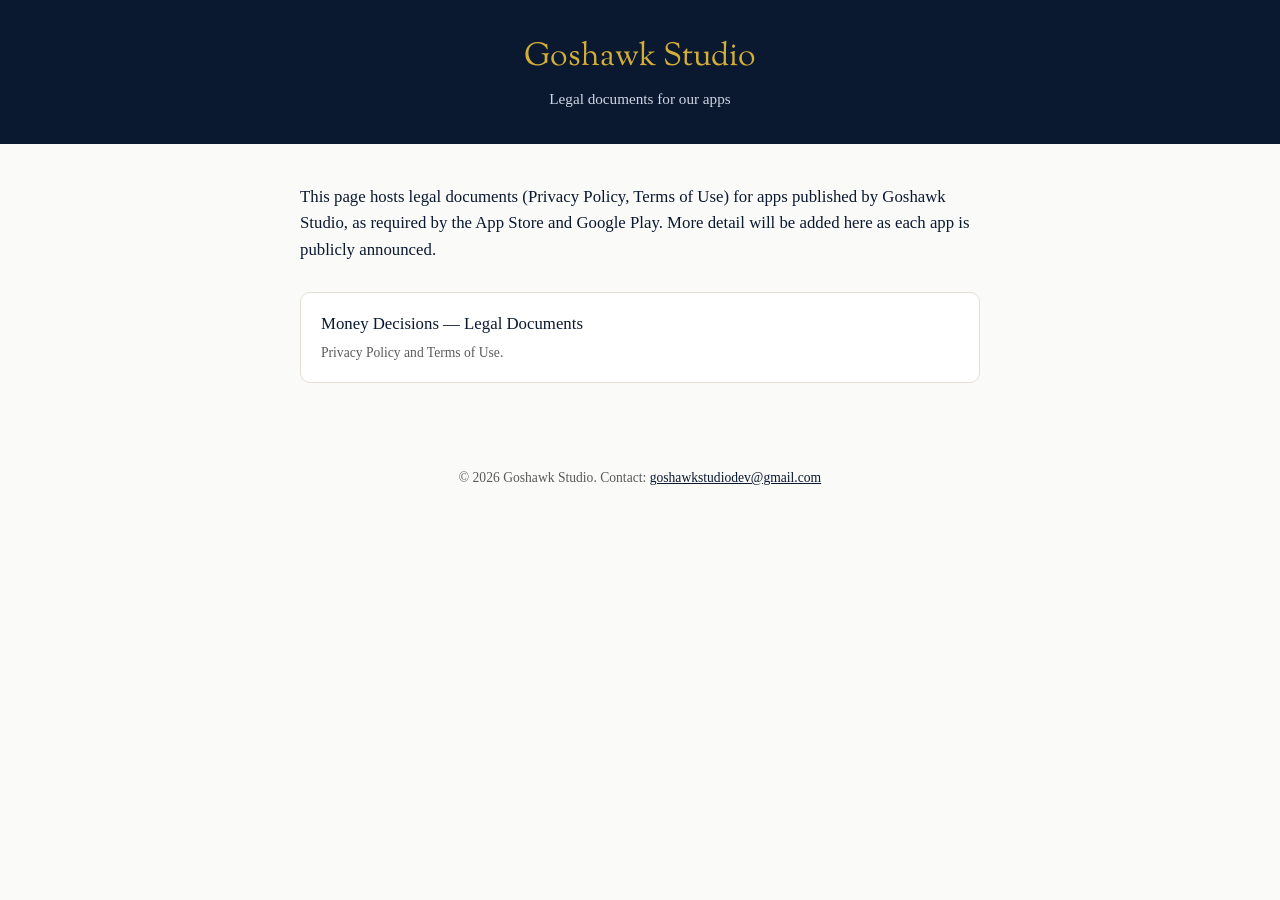
<file: index.html>
<!doctype html>
<html lang="en">
<head>
<meta charset="utf-8">
<meta name="viewport" content="width=device-width, initial-scale=1">
<title>Goshawk Studio — Legal</title>
<link rel="stylesheet" href="style.css">
</head>
<body>
<header>
  <h1>Goshawk Studio</h1>
  <p>Legal documents for our apps</p>
</header>
<main>
  <p class="intro">This page hosts legal documents (Privacy Policy, Terms of Use) for apps published by Goshawk Studio, as required by the App Store and Google Play. More detail will be added here as each app is publicly announced.</p>
  <div class="landing-links">
    <a href="money-decisions/privacy.html">
      Money Decisions — Legal Documents
      <span>Privacy Policy and Terms of Use.</span>
    </a>
  </div>
</main>
<footer>
  &copy; 2026 Goshawk Studio. Contact: <a href="mailto:goshawkstudiodev@gmail.com">goshawkstudiodev@gmail.com</a>
</footer>
</body>
</html>
</file>
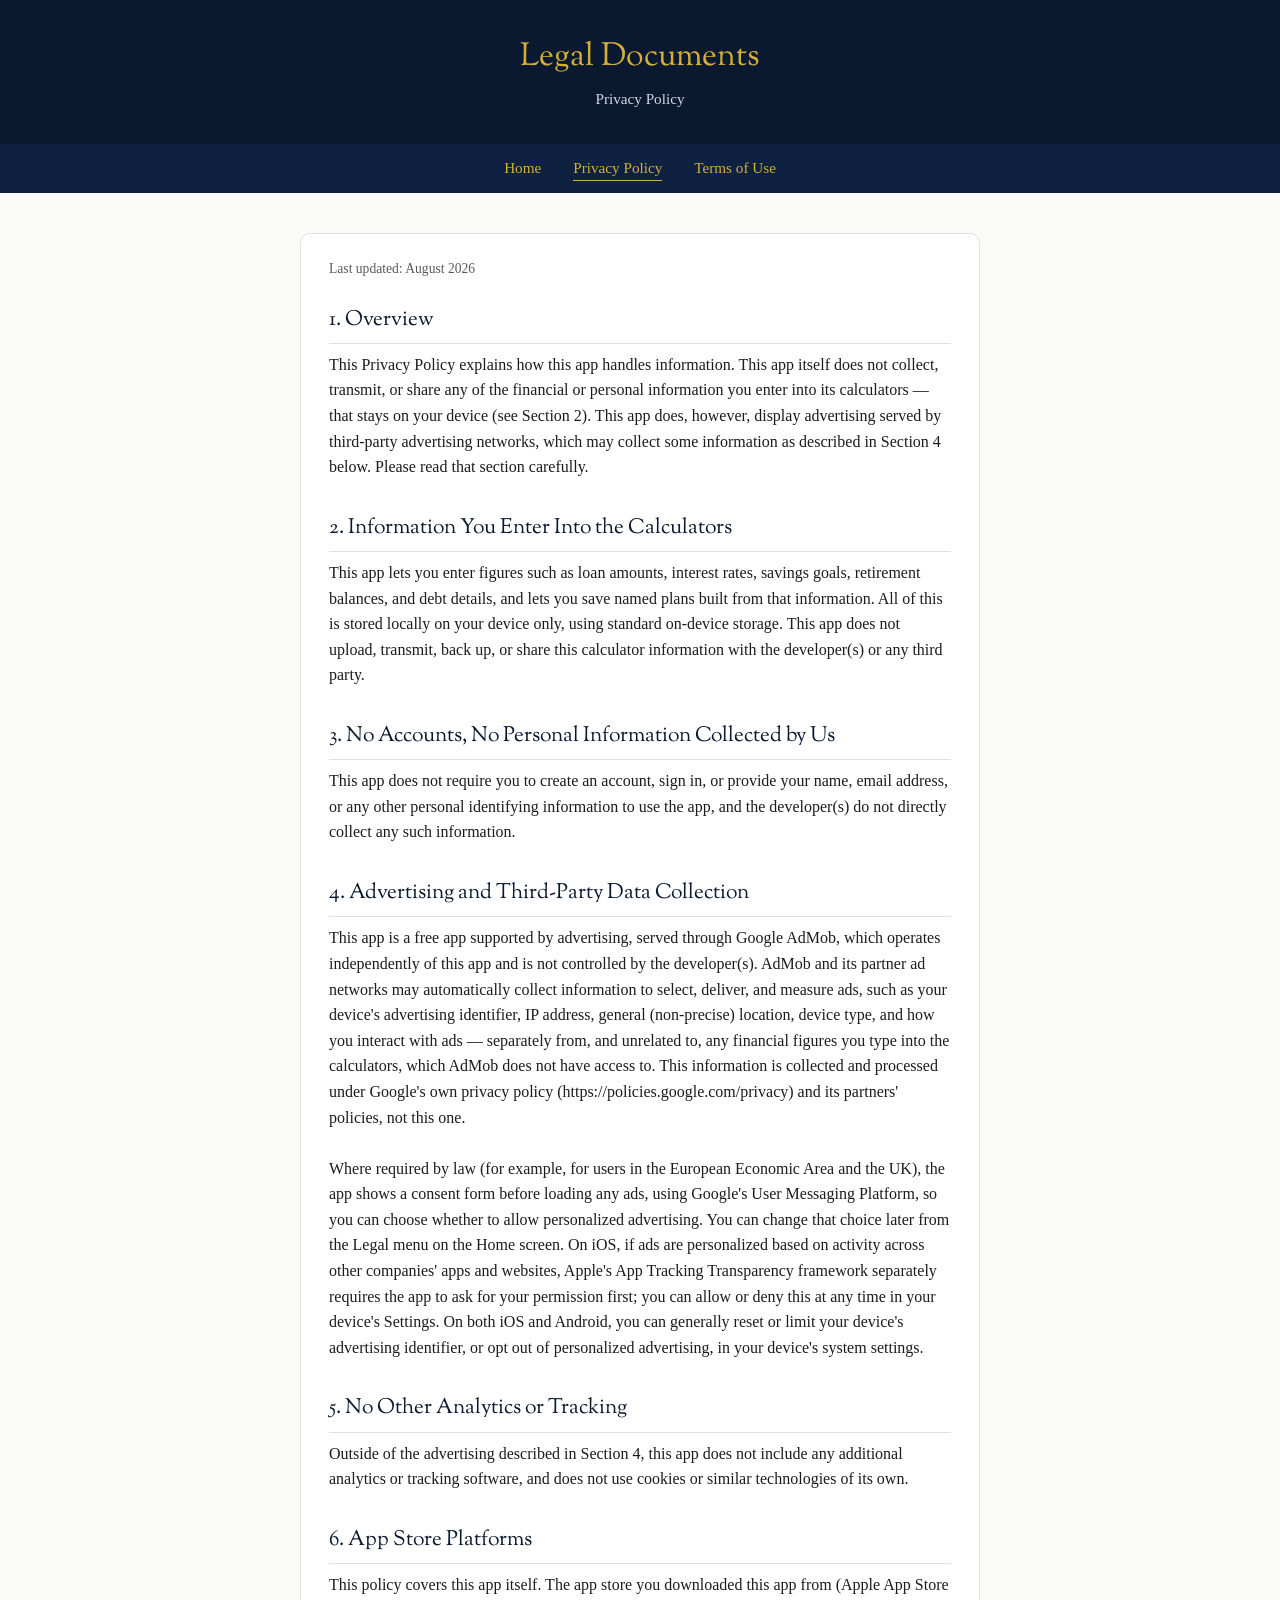
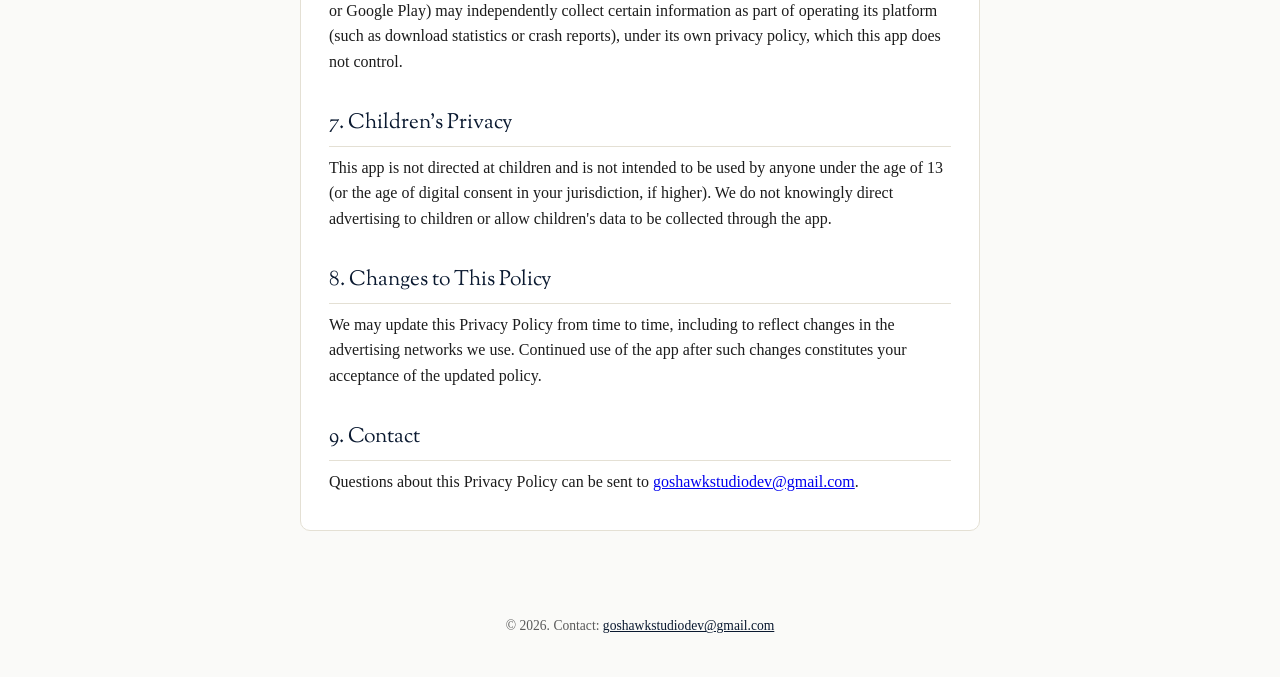
<file: privacy.html>
<!doctype html>
<html lang="en">
<head>
<meta charset="utf-8">
<meta name="viewport" content="width=device-width, initial-scale=1">
<title>Privacy Policy</title>
<link rel="stylesheet" href="style.css">
</head>
<body>
<header>
  <h1>Legal Documents</h1>
  <p>Privacy Policy</p>
</header>
<nav>
  <a href="index.html">Home</a>
  <a href="privacy.html" class="active">Privacy Policy</a>
  <a href="terms.html">Terms of Use</a>
</nav>
<main>
  <div class="card">
    <p class="updated">Last updated: August 2026</p>

    <h2>1. Overview</h2>
    <p>This Privacy Policy explains how this app handles information. This app itself does not collect, transmit, or share any of the financial or personal information you enter into its calculators — that stays on your device (see Section 2). This app does, however, display advertising served by third-party advertising networks, which may collect some information as described in Section 4 below. Please read that section carefully.</p>

    <h2>2. Information You Enter Into the Calculators</h2>
    <p>This app lets you enter figures such as loan amounts, interest rates, savings goals, retirement balances, and debt details, and lets you save named plans built from that information. All of this is stored locally on your device only, using standard on-device storage. This app does not upload, transmit, back up, or share this calculator information with the developer(s) or any third party.</p>

    <h2>3. No Accounts, No Personal Information Collected by Us</h2>
    <p>This app does not require you to create an account, sign in, or provide your name, email address, or any other personal identifying information to use the app, and the developer(s) do not directly collect any such information.</p>

    <h2>4. Advertising and Third-Party Data Collection</h2>
    <p>This app is a free app supported by advertising, served through Google AdMob, which operates independently of this app and is not controlled by the developer(s). AdMob and its partner ad networks may automatically collect information to select, deliver, and measure ads, such as your device's advertising identifier, IP address, general (non-precise) location, device type, and how you interact with ads — separately from, and unrelated to, any financial figures you type into the calculators, which AdMob does not have access to. This information is collected and processed under Google's own privacy policy (https://policies.google.com/privacy) and its partners' policies, not this one.

Where required by law (for example, for users in the European Economic Area and the UK), the app shows a consent form before loading any ads, using Google's User Messaging Platform, so you can choose whether to allow personalized advertising. You can change that choice later from the Legal menu on the Home screen. On iOS, if ads are personalized based on activity across other companies' apps and websites, Apple's App Tracking Transparency framework separately requires the app to ask for your permission first; you can allow or deny this at any time in your device's Settings. On both iOS and Android, you can generally reset or limit your device's advertising identifier, or opt out of personalized advertising, in your device's system settings.</p>

    <h2>5. No Other Analytics or Tracking</h2>
    <p>Outside of the advertising described in Section 4, this app does not include any additional analytics or tracking software, and does not use cookies or similar technologies of its own.</p>

    <h2>6. App Store Platforms</h2>
    <p>This policy covers this app itself. The app store you downloaded this app from (Apple App Store or Google Play) may independently collect certain information as part of operating its platform (such as download statistics or crash reports), under its own privacy policy, which this app does not control.</p>

    <h2>7. Children's Privacy</h2>
    <p>This app is not directed at children and is not intended to be used by anyone under the age of 13 (or the age of digital consent in your jurisdiction, if higher). We do not knowingly direct advertising to children or allow children's data to be collected through the app.</p>

    <h2>8. Changes to This Policy</h2>
    <p>We may update this Privacy Policy from time to time, including to reflect changes in the advertising networks we use. Continued use of the app after such changes constitutes your acceptance of the updated policy.</p>

    <h2>9. Contact</h2>
    <p>Questions about this Privacy Policy can be sent to <a href="mailto:goshawkstudiodev@gmail.com">goshawkstudiodev@gmail.com</a>.</p>
  </div>
</main>
<footer>
  &copy; 2026. Contact: <a href="mailto:goshawkstudiodev@gmail.com">goshawkstudiodev@gmail.com</a>
</footer>
</body>
</html>
</file>
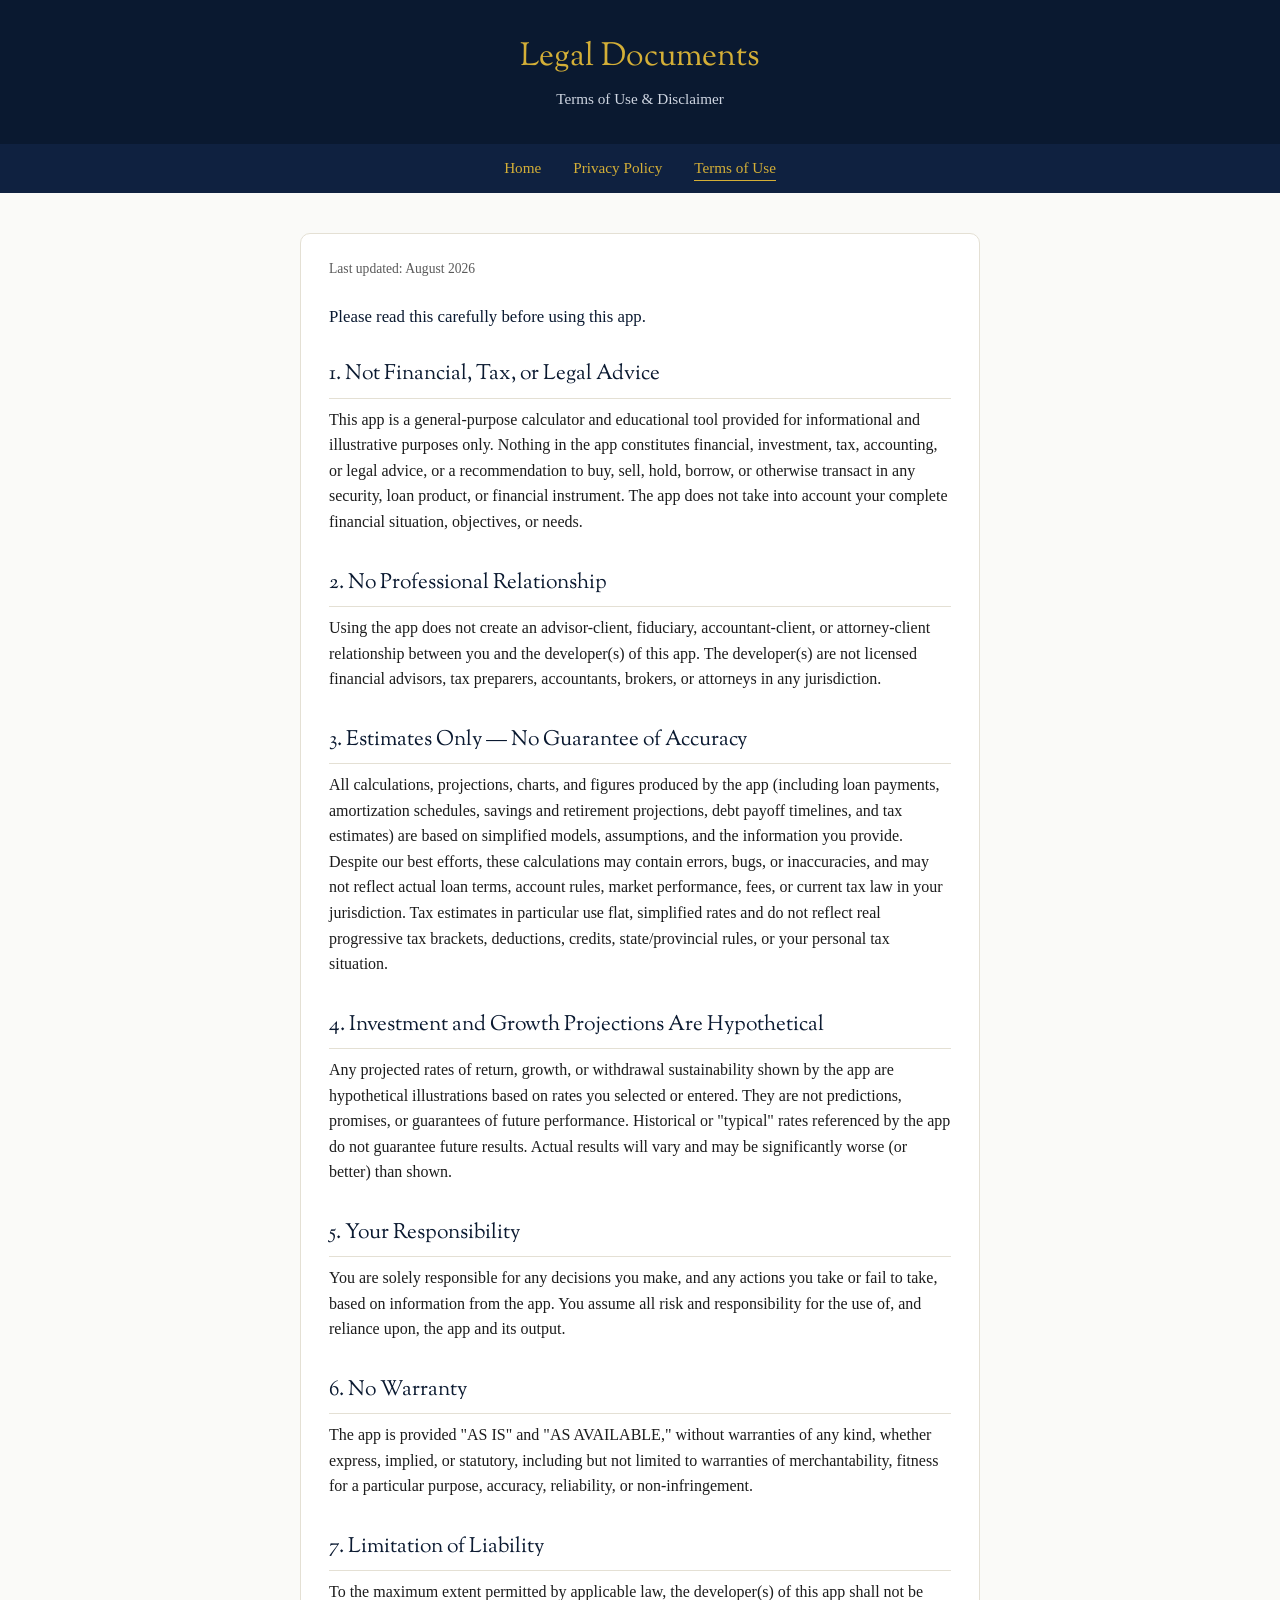
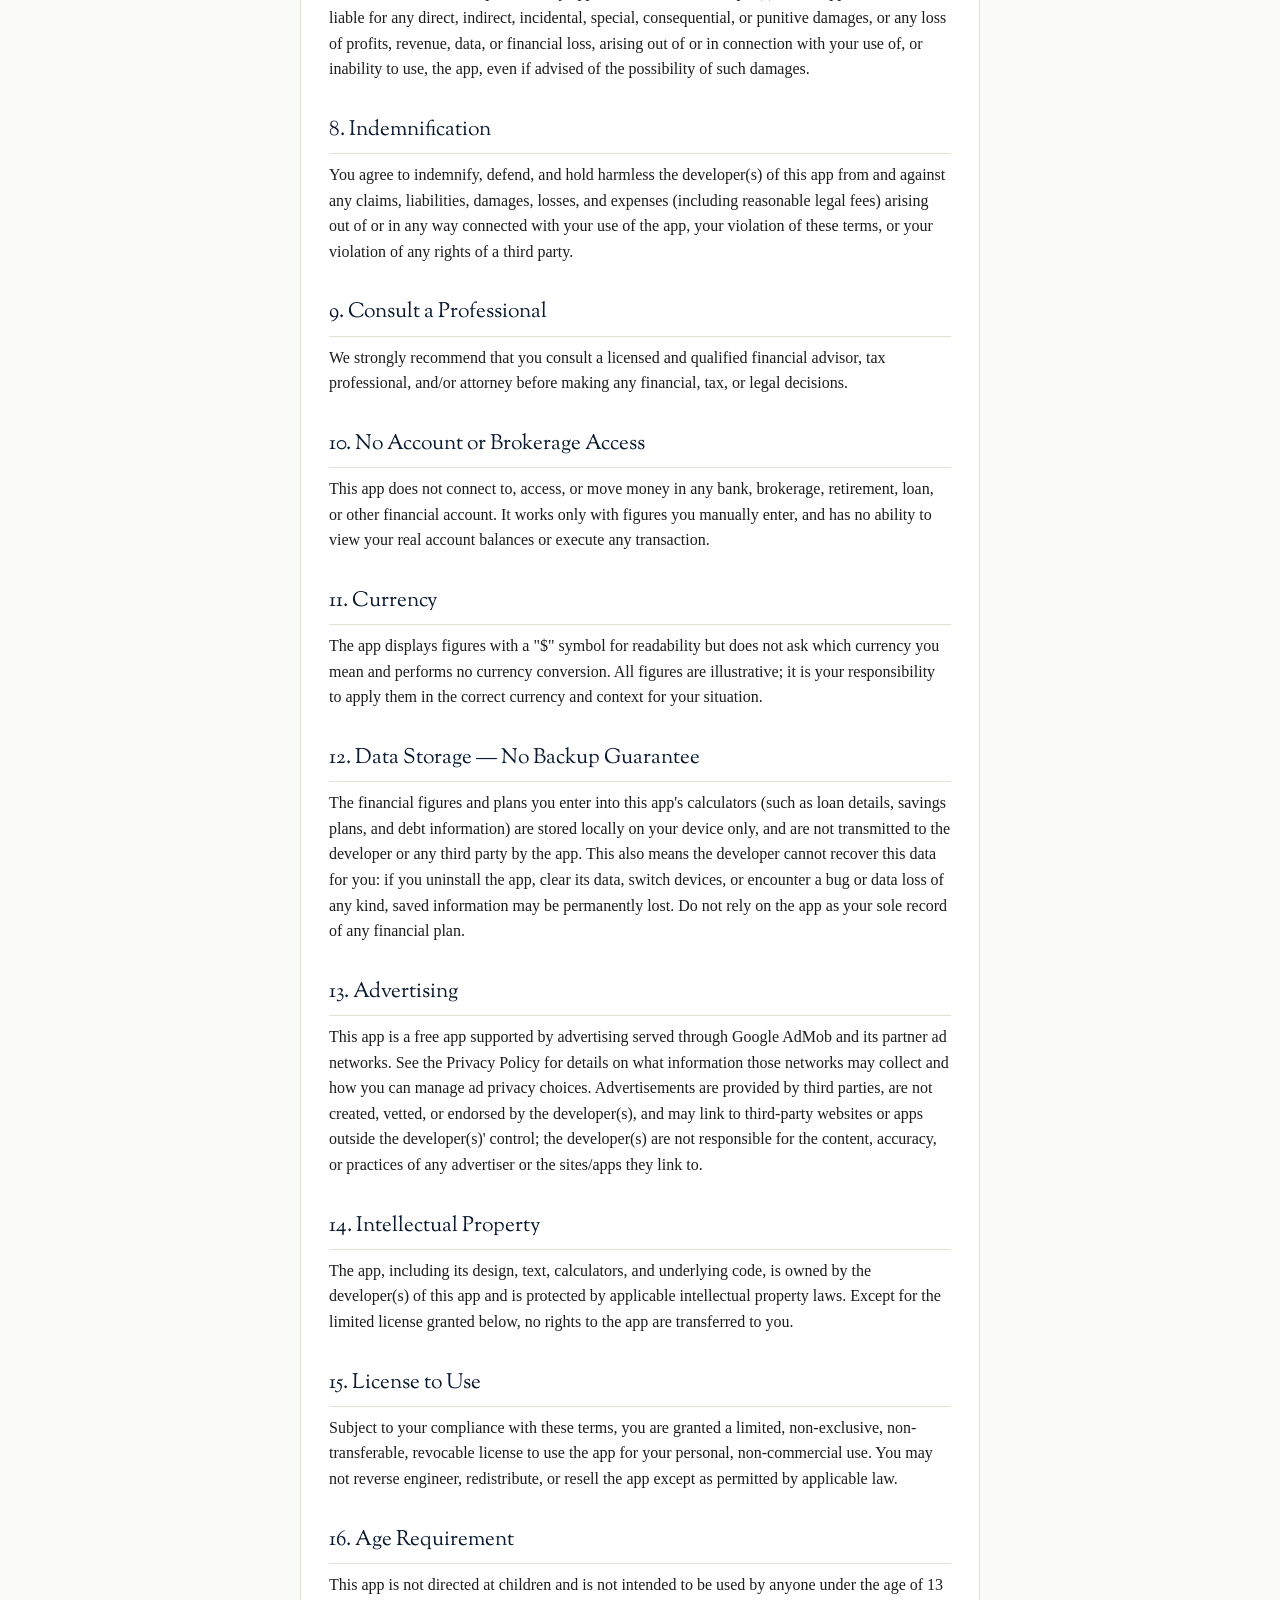
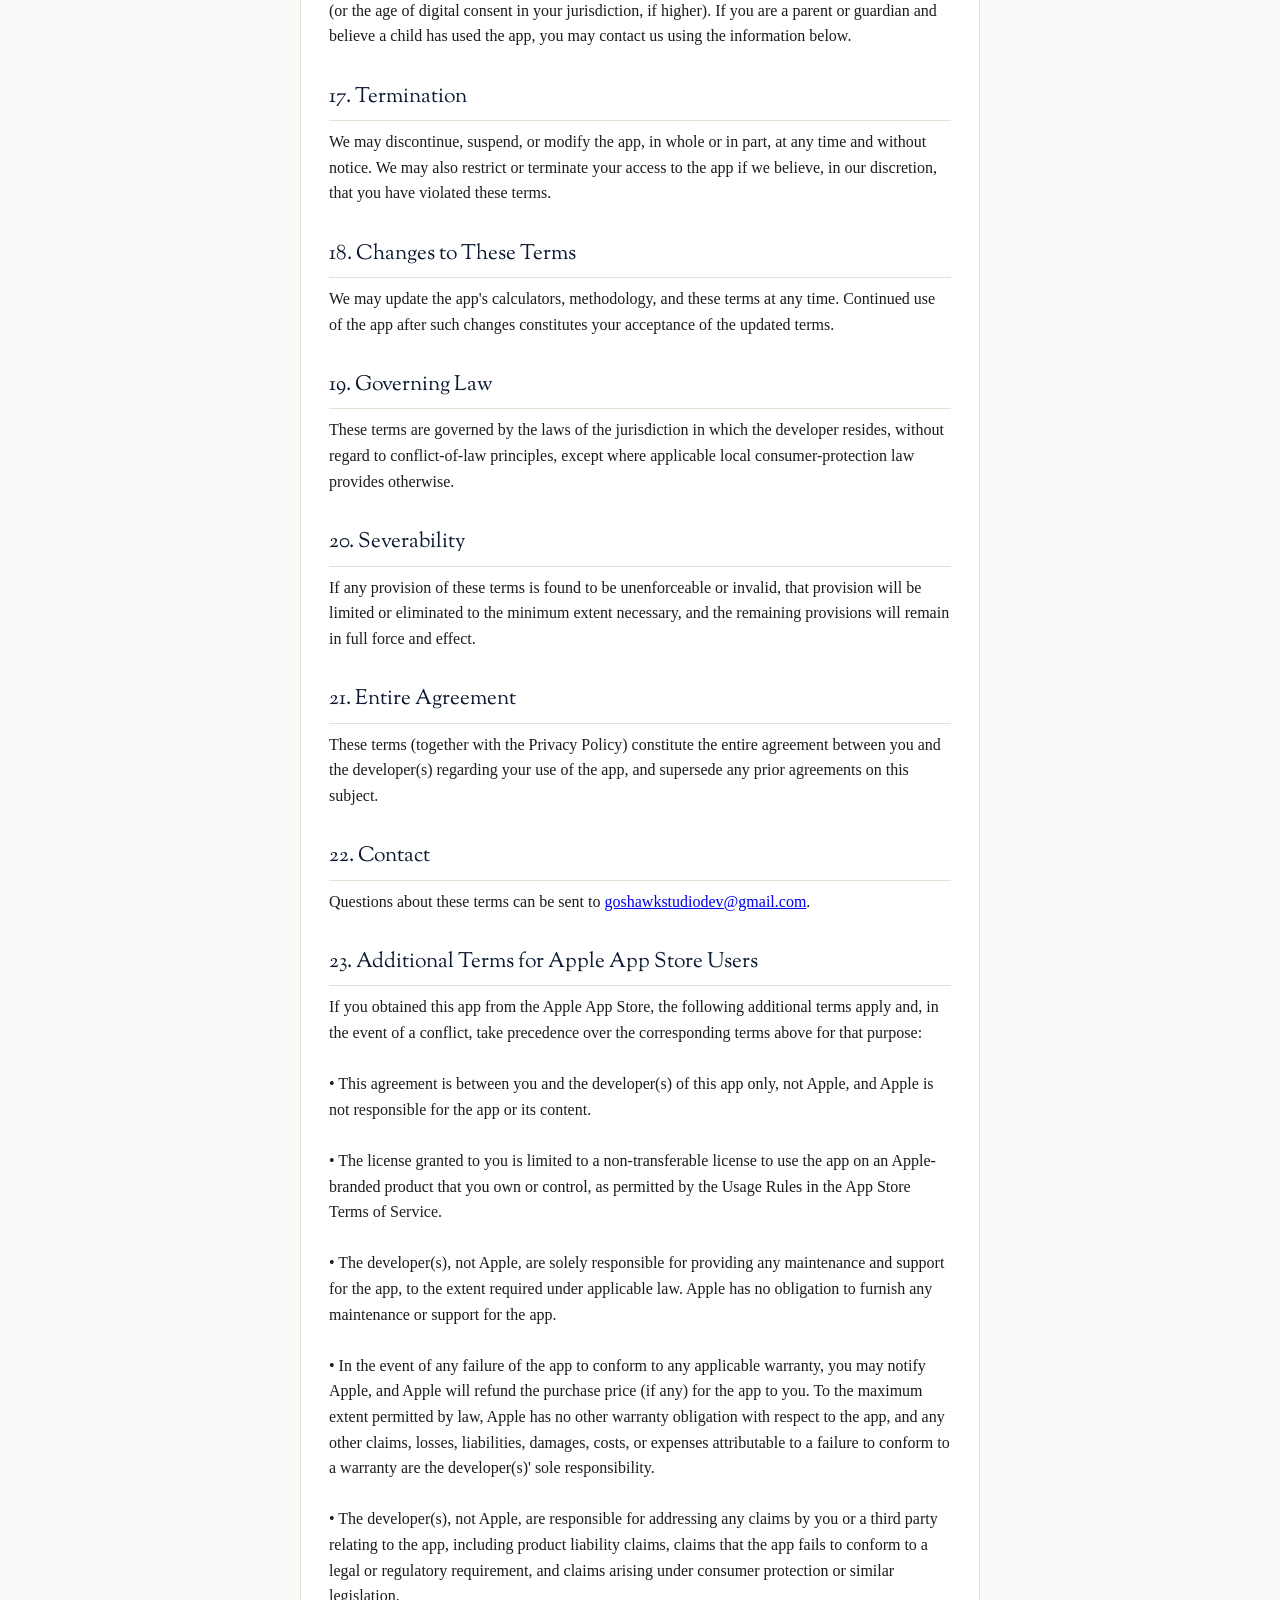
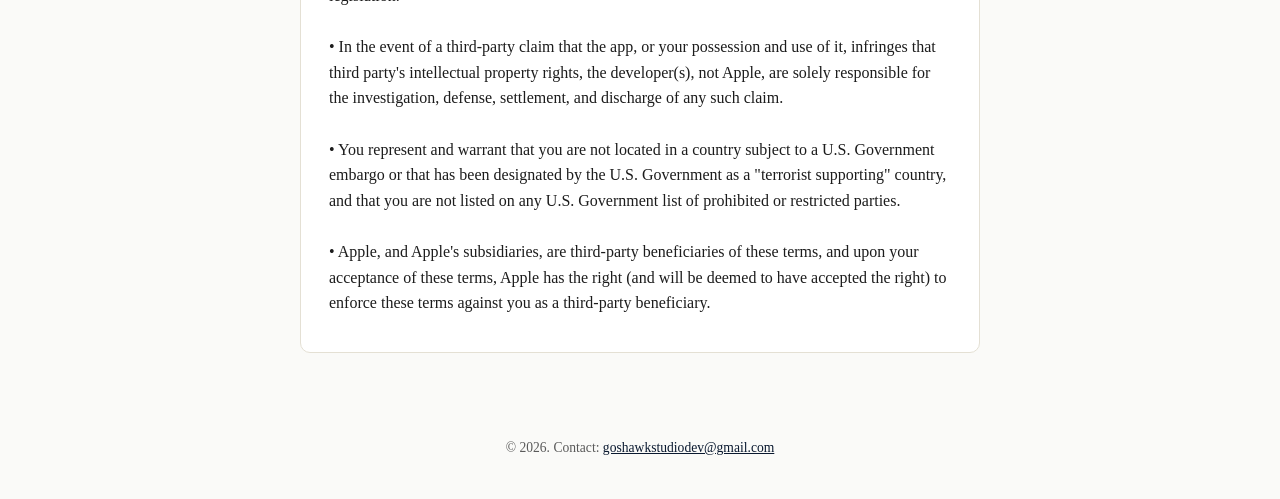
<file: terms.html>
<!doctype html>
<html lang="en">
<head>
<meta charset="utf-8">
<meta name="viewport" content="width=device-width, initial-scale=1">
<title>Terms of Use &amp; Disclaimer</title>
<link rel="stylesheet" href="style.css">
</head>
<body>
<header>
  <h1>Legal Documents</h1>
  <p>Terms of Use &amp; Disclaimer</p>
</header>
<nav>
  <a href="index.html">Home</a>
  <a href="privacy.html">Privacy Policy</a>
  <a href="terms.html" class="active">Terms of Use</a>
</nav>
<main>
  <div class="card">
    <p class="updated">Last updated: August 2026</p>
    <p class="intro">Please read this carefully before using this app.</p>

    <h2>1. Not Financial, Tax, or Legal Advice</h2>
    <p>This app is a general-purpose calculator and educational tool provided for informational and illustrative purposes only. Nothing in the app constitutes financial, investment, tax, accounting, or legal advice, or a recommendation to buy, sell, hold, borrow, or otherwise transact in any security, loan product, or financial instrument. The app does not take into account your complete financial situation, objectives, or needs.</p>

    <h2>2. No Professional Relationship</h2>
    <p>Using the app does not create an advisor-client, fiduciary, accountant-client, or attorney-client relationship between you and the developer(s) of this app. The developer(s) are not licensed financial advisors, tax preparers, accountants, brokers, or attorneys in any jurisdiction.</p>

    <h2>3. Estimates Only — No Guarantee of Accuracy</h2>
    <p>All calculations, projections, charts, and figures produced by the app (including loan payments, amortization schedules, savings and retirement projections, debt payoff timelines, and tax estimates) are based on simplified models, assumptions, and the information you provide. Despite our best efforts, these calculations may contain errors, bugs, or inaccuracies, and may not reflect actual loan terms, account rules, market performance, fees, or current tax law in your jurisdiction. Tax estimates in particular use flat, simplified rates and do not reflect real progressive tax brackets, deductions, credits, state/provincial rules, or your personal tax situation.</p>

    <h2>4. Investment and Growth Projections Are Hypothetical</h2>
    <p>Any projected rates of return, growth, or withdrawal sustainability shown by the app are hypothetical illustrations based on rates you selected or entered. They are not predictions, promises, or guarantees of future performance. Historical or "typical" rates referenced by the app do not guarantee future results. Actual results will vary and may be significantly worse (or better) than shown.</p>

    <h2>5. Your Responsibility</h2>
    <p>You are solely responsible for any decisions you make, and any actions you take or fail to take, based on information from the app. You assume all risk and responsibility for the use of, and reliance upon, the app and its output.</p>

    <h2>6. No Warranty</h2>
    <p>The app is provided "AS IS" and "AS AVAILABLE," without warranties of any kind, whether express, implied, or statutory, including but not limited to warranties of merchantability, fitness for a particular purpose, accuracy, reliability, or non-infringement.</p>

    <h2>7. Limitation of Liability</h2>
    <p>To the maximum extent permitted by applicable law, the developer(s) of this app shall not be liable for any direct, indirect, incidental, special, consequential, or punitive damages, or any loss of profits, revenue, data, or financial loss, arising out of or in connection with your use of, or inability to use, the app, even if advised of the possibility of such damages.</p>

    <h2>8. Indemnification</h2>
    <p>You agree to indemnify, defend, and hold harmless the developer(s) of this app from and against any claims, liabilities, damages, losses, and expenses (including reasonable legal fees) arising out of or in any way connected with your use of the app, your violation of these terms, or your violation of any rights of a third party.</p>

    <h2>9. Consult a Professional</h2>
    <p>We strongly recommend that you consult a licensed and qualified financial advisor, tax professional, and/or attorney before making any financial, tax, or legal decisions.</p>

    <h2>10. No Account or Brokerage Access</h2>
    <p>This app does not connect to, access, or move money in any bank, brokerage, retirement, loan, or other financial account. It works only with figures you manually enter, and has no ability to view your real account balances or execute any transaction.</p>

    <h2>11. Currency</h2>
    <p>The app displays figures with a "$" symbol for readability but does not ask which currency you mean and performs no currency conversion. All figures are illustrative; it is your responsibility to apply them in the correct currency and context for your situation.</p>

    <h2>12. Data Storage — No Backup Guarantee</h2>
    <p>The financial figures and plans you enter into this app's calculators (such as loan details, savings plans, and debt information) are stored locally on your device only, and are not transmitted to the developer or any third party by the app. This also means the developer cannot recover this data for you: if you uninstall the app, clear its data, switch devices, or encounter a bug or data loss of any kind, saved information may be permanently lost. Do not rely on the app as your sole record of any financial plan.</p>

    <h2>13. Advertising</h2>
    <p>This app is a free app supported by advertising served through Google AdMob and its partner ad networks. See the Privacy Policy for details on what information those networks may collect and how you can manage ad privacy choices. Advertisements are provided by third parties, are not created, vetted, or endorsed by the developer(s), and may link to third-party websites or apps outside the developer(s)' control; the developer(s) are not responsible for the content, accuracy, or practices of any advertiser or the sites/apps they link to.</p>

    <h2>14. Intellectual Property</h2>
    <p>The app, including its design, text, calculators, and underlying code, is owned by the developer(s) of this app and is protected by applicable intellectual property laws. Except for the limited license granted below, no rights to the app are transferred to you.</p>

    <h2>15. License to Use</h2>
    <p>Subject to your compliance with these terms, you are granted a limited, non-exclusive, non-transferable, revocable license to use the app for your personal, non-commercial use. You may not reverse engineer, redistribute, or resell the app except as permitted by applicable law.</p>

    <h2>16. Age Requirement</h2>
    <p>This app is not directed at children and is not intended to be used by anyone under the age of 13 (or the age of digital consent in your jurisdiction, if higher). If you are a parent or guardian and believe a child has used the app, you may contact us using the information below.</p>

    <h2>17. Termination</h2>
    <p>We may discontinue, suspend, or modify the app, in whole or in part, at any time and without notice. We may also restrict or terminate your access to the app if we believe, in our discretion, that you have violated these terms.</p>

    <h2>18. Changes to These Terms</h2>
    <p>We may update the app's calculators, methodology, and these terms at any time. Continued use of the app after such changes constitutes your acceptance of the updated terms.</p>

    <h2>19. Governing Law</h2>
    <p>These terms are governed by the laws of the jurisdiction in which the developer resides, without regard to conflict-of-law principles, except where applicable local consumer-protection law provides otherwise.</p>

    <h2>20. Severability</h2>
    <p>If any provision of these terms is found to be unenforceable or invalid, that provision will be limited or eliminated to the minimum extent necessary, and the remaining provisions will remain in full force and effect.</p>

    <h2>21. Entire Agreement</h2>
    <p>These terms (together with the Privacy Policy) constitute the entire agreement between you and the developer(s) regarding your use of the app, and supersede any prior agreements on this subject.</p>

    <h2>22. Contact</h2>
    <p>Questions about these terms can be sent to <a href="mailto:goshawkstudiodev@gmail.com">goshawkstudiodev@gmail.com</a>.</p>

    <h2>23. Additional Terms for Apple App Store Users</h2>
    <p>If you obtained this app from the Apple App Store, the following additional terms apply and, in the event of a conflict, take precedence over the corresponding terms above for that purpose:

• This agreement is between you and the developer(s) of this app only, not Apple, and Apple is not responsible for the app or its content.

• The license granted to you is limited to a non-transferable license to use the app on an Apple-branded product that you own or control, as permitted by the Usage Rules in the App Store Terms of Service.

• The developer(s), not Apple, are solely responsible for providing any maintenance and support for the app, to the extent required under applicable law. Apple has no obligation to furnish any maintenance or support for the app.

• In the event of any failure of the app to conform to any applicable warranty, you may notify Apple, and Apple will refund the purchase price (if any) for the app to you. To the maximum extent permitted by law, Apple has no other warranty obligation with respect to the app, and any other claims, losses, liabilities, damages, costs, or expenses attributable to a failure to conform to a warranty are the developer(s)' sole responsibility.

• The developer(s), not Apple, are responsible for addressing any claims by you or a third party relating to the app, including product liability claims, claims that the app fails to conform to a legal or regulatory requirement, and claims arising under consumer protection or similar legislation.

• In the event of a third-party claim that the app, or your possession and use of it, infringes that third party's intellectual property rights, the developer(s), not Apple, are solely responsible for the investigation, defense, settlement, and discharge of any such claim.

• You represent and warrant that you are not located in a country subject to a U.S. Government embargo or that has been designated by the U.S. Government as a "terrorist supporting" country, and that you are not listed on any U.S. Government list of prohibited or restricted parties.

• Apple, and Apple's subsidiaries, are third-party beneficiaries of these terms, and upon your acceptance of these terms, Apple has the right (and will be deemed to have accepted the right) to enforce these terms against you as a third-party beneficiary.</p>
  </div>
</main>
<footer>
  &copy; 2026. Contact: <a href="mailto:goshawkstudiodev@gmail.com">goshawkstudiodev@gmail.com</a>
</footer>
</body>
</html>
</file>
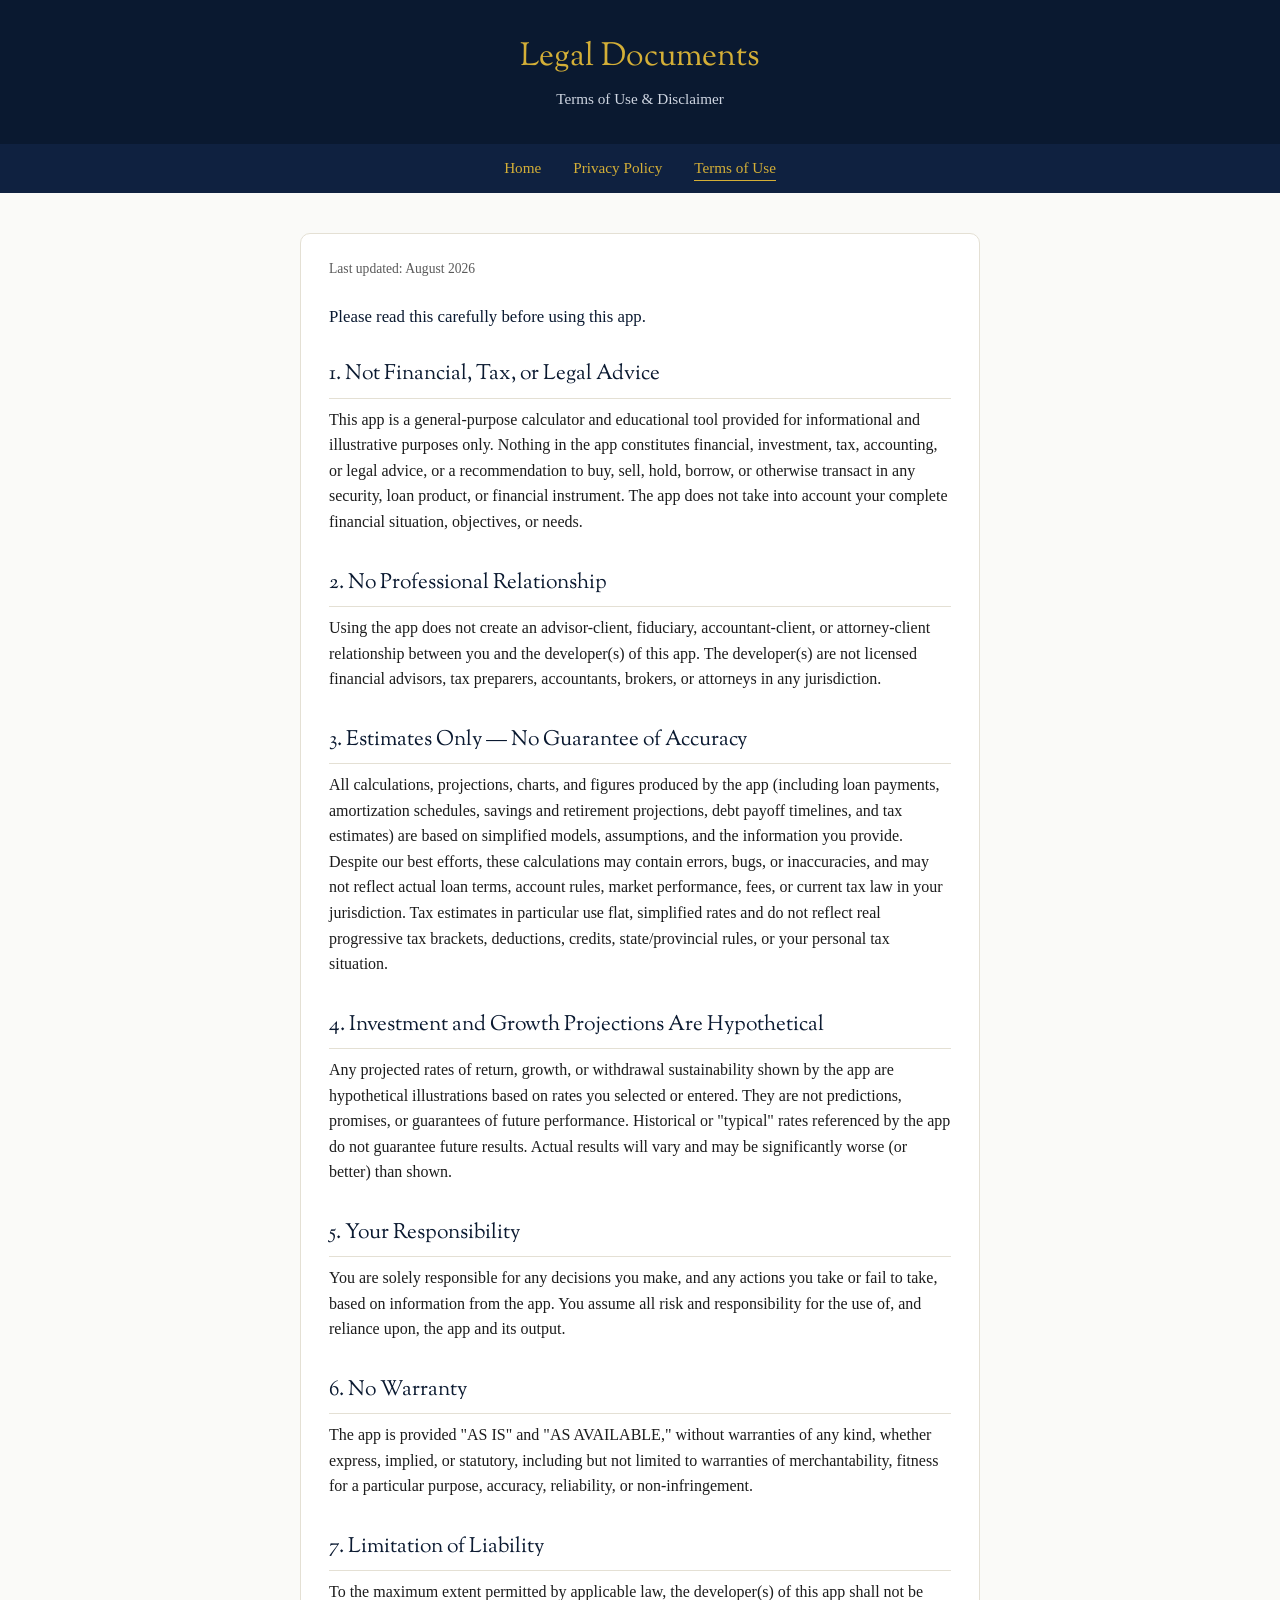
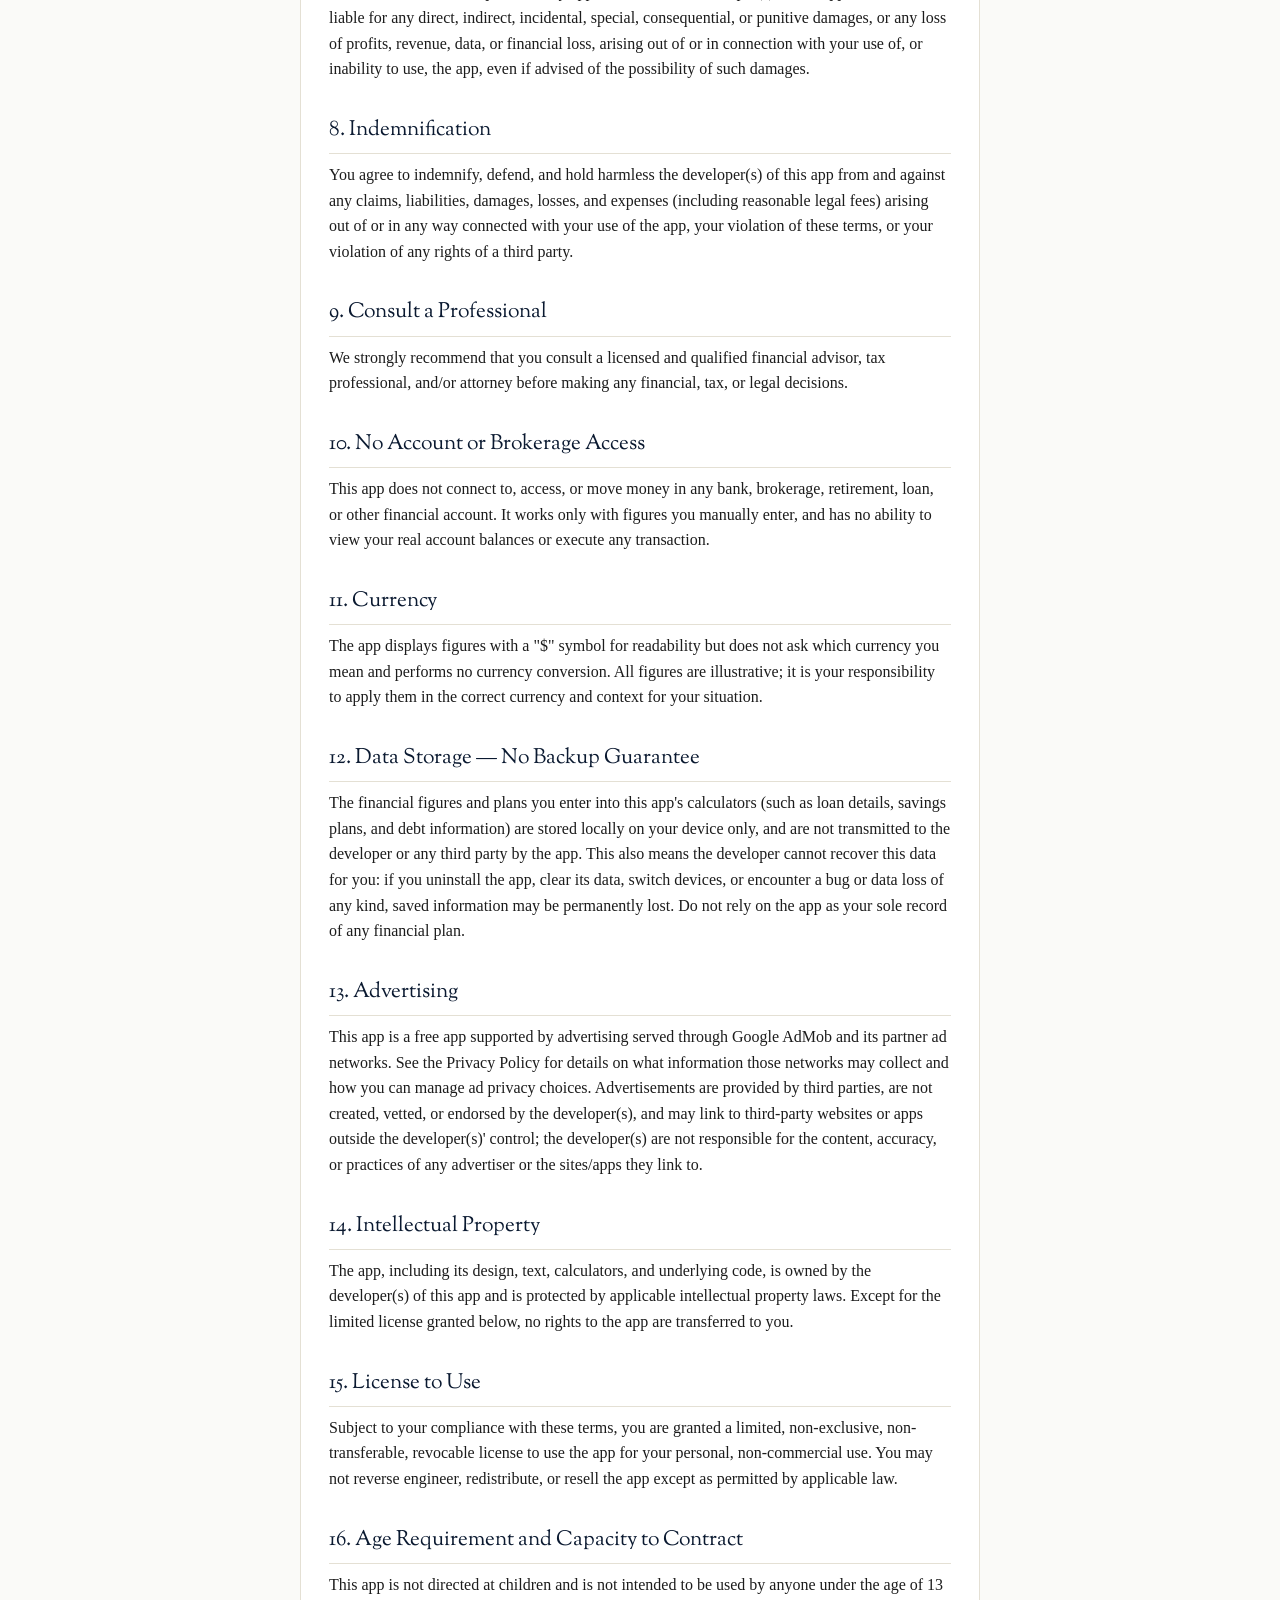
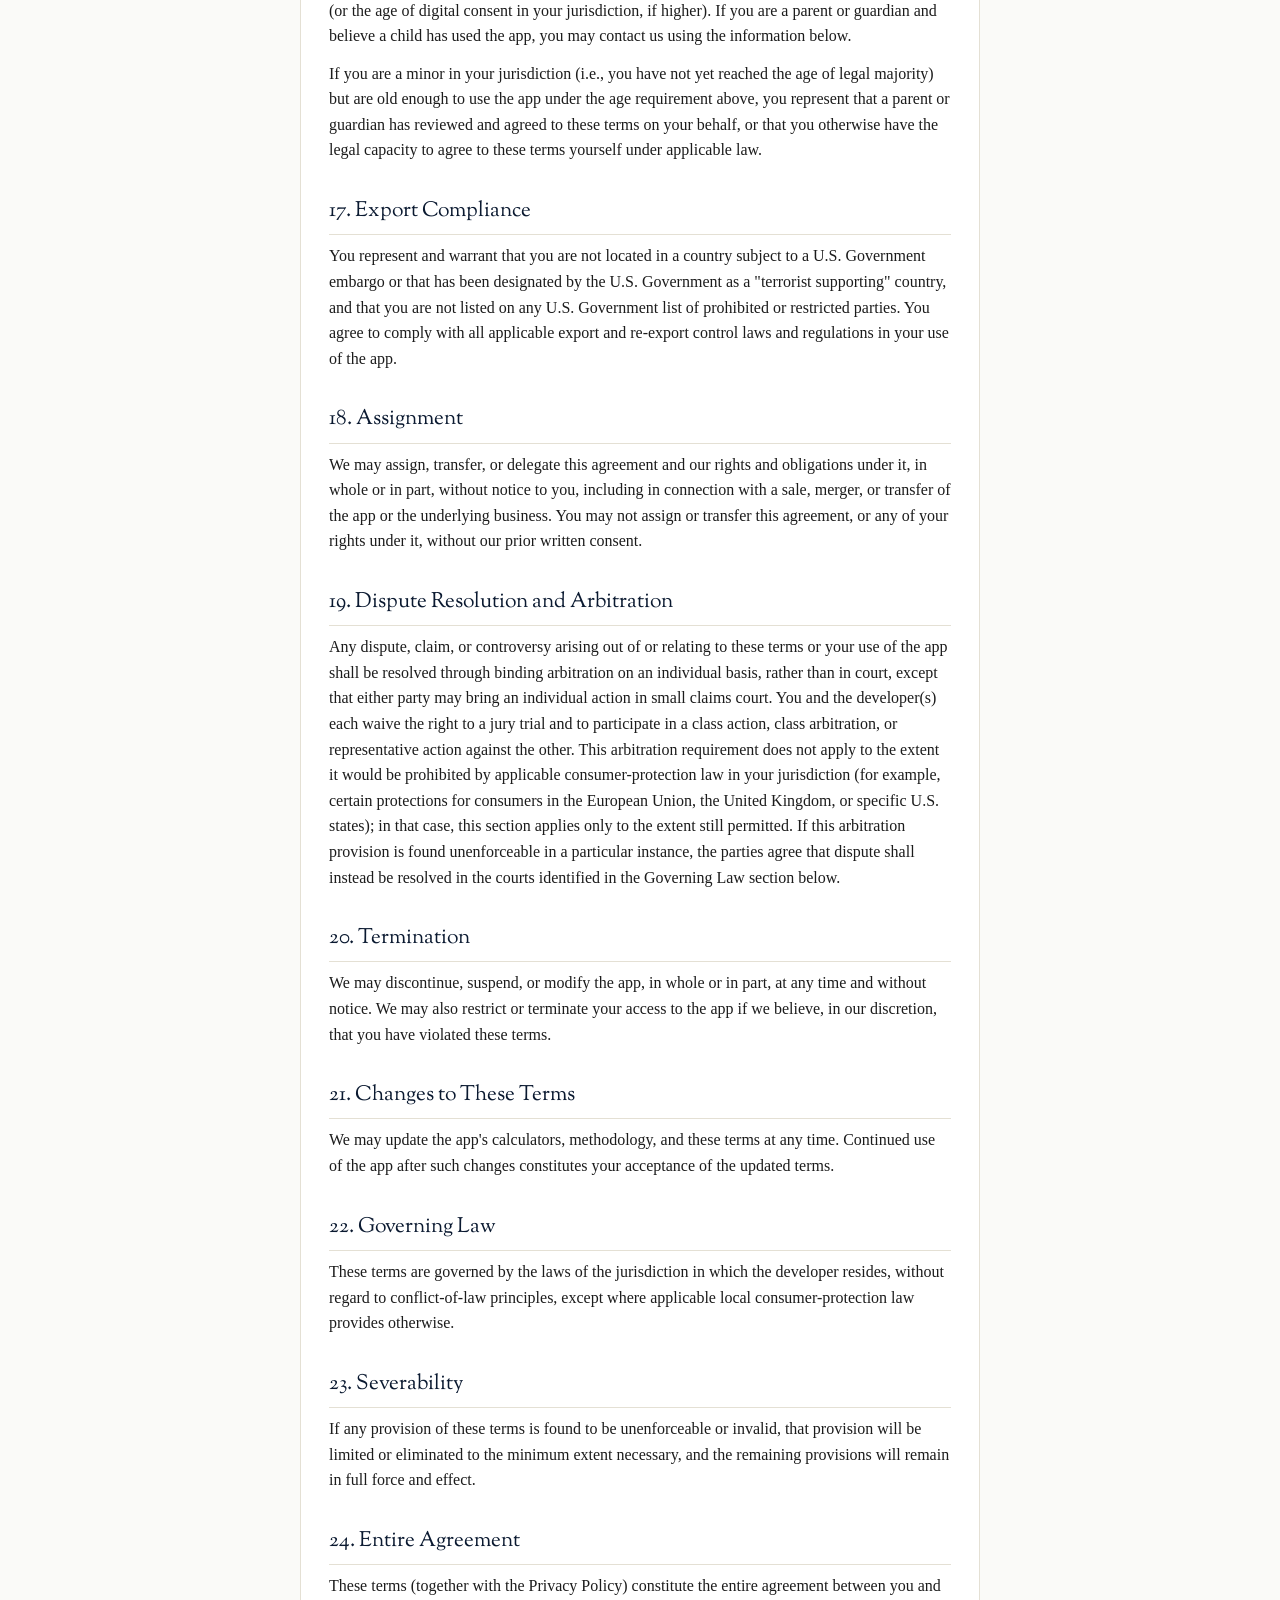
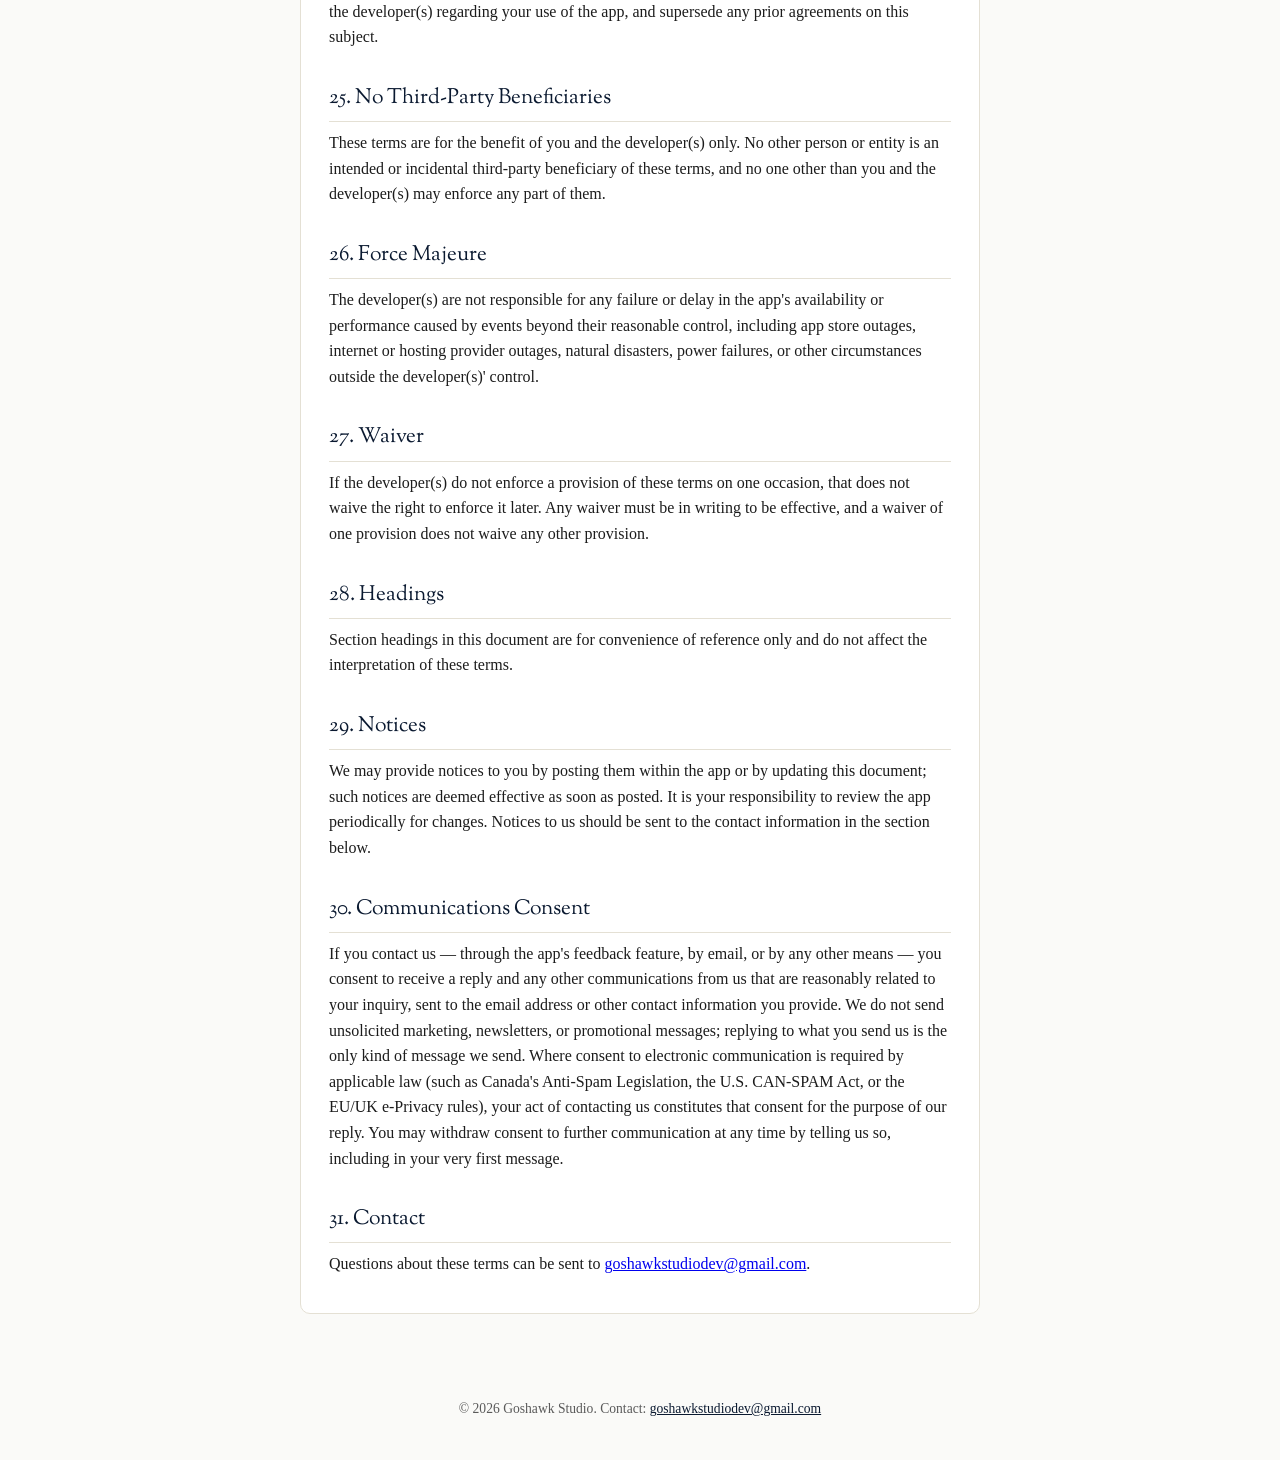
<file: app1/terms.html>
<!doctype html>
<html lang="en">
<head>
<meta charset="utf-8">
<meta name="viewport" content="width=device-width, initial-scale=1">
<title>Terms of Use &amp; Disclaimer</title>
<link rel="stylesheet" href="../style.css">
</head>
<body>
<header>
  <h1>Legal Documents</h1>
  <p>Terms of Use &amp; Disclaimer</p>
</header>
<nav>
  <a href="../index.html">Home</a>
  <a href="privacy.html">Privacy Policy</a>
  <a href="terms.html" class="active">Terms of Use</a>
</nav>
<main>
  <div class="card">
    <p class="updated">Last updated: August 2026</p>
    <p class="intro">Please read this carefully before using this app.</p>

    <h2>1. Not Financial, Tax, or Legal Advice</h2>
    <p>This app is a general-purpose calculator and educational tool provided for informational and illustrative purposes only. Nothing in the app constitutes financial, investment, tax, accounting, or legal advice, or a recommendation to buy, sell, hold, borrow, or otherwise transact in any security, loan product, or financial instrument. The app does not take into account your complete financial situation, objectives, or needs.</p>

    <h2>2. No Professional Relationship</h2>
    <p>Using the app does not create an advisor-client, fiduciary, accountant-client, or attorney-client relationship between you and the developer(s) of this app. The developer(s) are not licensed financial advisors, tax preparers, accountants, brokers, or attorneys in any jurisdiction.</p>

    <h2>3. Estimates Only — No Guarantee of Accuracy</h2>
    <p>All calculations, projections, charts, and figures produced by the app (including loan payments, amortization schedules, savings and retirement projections, debt payoff timelines, and tax estimates) are based on simplified models, assumptions, and the information you provide. Despite our best efforts, these calculations may contain errors, bugs, or inaccuracies, and may not reflect actual loan terms, account rules, market performance, fees, or current tax law in your jurisdiction. Tax estimates in particular use flat, simplified rates and do not reflect real progressive tax brackets, deductions, credits, state/provincial rules, or your personal tax situation.</p>

    <h2>4. Investment and Growth Projections Are Hypothetical</h2>
    <p>Any projected rates of return, growth, or withdrawal sustainability shown by the app are hypothetical illustrations based on rates you selected or entered. They are not predictions, promises, or guarantees of future performance. Historical or "typical" rates referenced by the app do not guarantee future results. Actual results will vary and may be significantly worse (or better) than shown.</p>

    <h2>5. Your Responsibility</h2>
    <p>You are solely responsible for any decisions you make, and any actions you take or fail to take, based on information from the app. You assume all risk and responsibility for the use of, and reliance upon, the app and its output.</p>

    <h2>6. No Warranty</h2>
    <p>The app is provided "AS IS" and "AS AVAILABLE," without warranties of any kind, whether express, implied, or statutory, including but not limited to warranties of merchantability, fitness for a particular purpose, accuracy, reliability, or non-infringement.</p>

    <h2>7. Limitation of Liability</h2>
    <p>To the maximum extent permitted by applicable law, the developer(s) of this app shall not be liable for any direct, indirect, incidental, special, consequential, or punitive damages, or any loss of profits, revenue, data, or financial loss, arising out of or in connection with your use of, or inability to use, the app, even if advised of the possibility of such damages.</p>

    <h2>8. Indemnification</h2>
    <p>You agree to indemnify, defend, and hold harmless the developer(s) of this app from and against any claims, liabilities, damages, losses, and expenses (including reasonable legal fees) arising out of or in any way connected with your use of the app, your violation of these terms, or your violation of any rights of a third party.</p>

    <h2>9. Consult a Professional</h2>
    <p>We strongly recommend that you consult a licensed and qualified financial advisor, tax professional, and/or attorney before making any financial, tax, or legal decisions.</p>

    <h2>10. No Account or Brokerage Access</h2>
    <p>This app does not connect to, access, or move money in any bank, brokerage, retirement, loan, or other financial account. It works only with figures you manually enter, and has no ability to view your real account balances or execute any transaction.</p>

    <h2>11. Currency</h2>
    <p>The app displays figures with a "$" symbol for readability but does not ask which currency you mean and performs no currency conversion. All figures are illustrative; it is your responsibility to apply them in the correct currency and context for your situation.</p>

    <h2>12. Data Storage — No Backup Guarantee</h2>
    <p>The financial figures and plans you enter into this app's calculators (such as loan details, savings plans, and debt information) are stored locally on your device only, and are not transmitted to the developer or any third party by the app. This also means the developer cannot recover this data for you: if you uninstall the app, clear its data, switch devices, or encounter a bug or data loss of any kind, saved information may be permanently lost. Do not rely on the app as your sole record of any financial plan.</p>

    <h2>13. Advertising</h2>
    <p>This app is a free app supported by advertising served through Google AdMob and its partner ad networks. See the Privacy Policy for details on what information those networks may collect and how you can manage ad privacy choices. Advertisements are provided by third parties, are not created, vetted, or endorsed by the developer(s), and may link to third-party websites or apps outside the developer(s)' control; the developer(s) are not responsible for the content, accuracy, or practices of any advertiser or the sites/apps they link to.</p>

    <h2>14. Intellectual Property</h2>
    <p>The app, including its design, text, calculators, and underlying code, is owned by the developer(s) of this app and is protected by applicable intellectual property laws. Except for the limited license granted below, no rights to the app are transferred to you.</p>

    <h2>15. License to Use</h2>
    <p>Subject to your compliance with these terms, you are granted a limited, non-exclusive, non-transferable, revocable license to use the app for your personal, non-commercial use. You may not reverse engineer, redistribute, or resell the app except as permitted by applicable law.</p>

    <h2>16. Age Requirement and Capacity to Contract</h2>
    <p>This app is not directed at children and is not intended to be used by anyone under the age of 13 (or the age of digital consent in your jurisdiction, if higher). If you are a parent or guardian and believe a child has used the app, you may contact us using the information below.</p>
    <p>If you are a minor in your jurisdiction (i.e., you have not yet reached the age of legal majority) but are old enough to use the app under the age requirement above, you represent that a parent or guardian has reviewed and agreed to these terms on your behalf, or that you otherwise have the legal capacity to agree to these terms yourself under applicable law.</p>

    <h2>17. Export Compliance</h2>
    <p>You represent and warrant that you are not located in a country subject to a U.S. Government embargo or that has been designated by the U.S. Government as a "terrorist supporting" country, and that you are not listed on any U.S. Government list of prohibited or restricted parties. You agree to comply with all applicable export and re-export control laws and regulations in your use of the app.</p>

    <h2>18. Assignment</h2>
    <p>We may assign, transfer, or delegate this agreement and our rights and obligations under it, in whole or in part, without notice to you, including in connection with a sale, merger, or transfer of the app or the underlying business. You may not assign or transfer this agreement, or any of your rights under it, without our prior written consent.</p>

    <h2>19. Dispute Resolution and Arbitration</h2>
    <p>Any dispute, claim, or controversy arising out of or relating to these terms or your use of the app shall be resolved through binding arbitration on an individual basis, rather than in court, except that either party may bring an individual action in small claims court. You and the developer(s) each waive the right to a jury trial and to participate in a class action, class arbitration, or representative action against the other. This arbitration requirement does not apply to the extent it would be prohibited by applicable consumer-protection law in your jurisdiction (for example, certain protections for consumers in the European Union, the United Kingdom, or specific U.S. states); in that case, this section applies only to the extent still permitted. If this arbitration provision is found unenforceable in a particular instance, the parties agree that dispute shall instead be resolved in the courts identified in the Governing Law section below.</p>

    <h2>20. Termination</h2>
    <p>We may discontinue, suspend, or modify the app, in whole or in part, at any time and without notice. We may also restrict or terminate your access to the app if we believe, in our discretion, that you have violated these terms.</p>

    <h2>21. Changes to These Terms</h2>
    <p>We may update the app's calculators, methodology, and these terms at any time. Continued use of the app after such changes constitutes your acceptance of the updated terms.</p>

    <h2>22. Governing Law</h2>
    <p>These terms are governed by the laws of the jurisdiction in which the developer resides, without regard to conflict-of-law principles, except where applicable local consumer-protection law provides otherwise.</p>

    <h2>23. Severability</h2>
    <p>If any provision of these terms is found to be unenforceable or invalid, that provision will be limited or eliminated to the minimum extent necessary, and the remaining provisions will remain in full force and effect.</p>

    <h2>24. Entire Agreement</h2>
    <p>These terms (together with the Privacy Policy) constitute the entire agreement between you and the developer(s) regarding your use of the app, and supersede any prior agreements on this subject.</p>

    <h2>25. No Third-Party Beneficiaries</h2>
    <p>These terms are for the benefit of you and the developer(s) only. No other person or entity is an intended or incidental third-party beneficiary of these terms, and no one other than you and the developer(s) may enforce any part of them.</p>

    <h2>26. Force Majeure</h2>
    <p>The developer(s) are not responsible for any failure or delay in the app's availability or performance caused by events beyond their reasonable control, including app store outages, internet or hosting provider outages, natural disasters, power failures, or other circumstances outside the developer(s)' control.</p>

    <h2>27. Waiver</h2>
    <p>If the developer(s) do not enforce a provision of these terms on one occasion, that does not waive the right to enforce it later. Any waiver must be in writing to be effective, and a waiver of one provision does not waive any other provision.</p>

    <h2>28. Headings</h2>
    <p>Section headings in this document are for convenience of reference only and do not affect the interpretation of these terms.</p>

    <h2>29. Notices</h2>
    <p>We may provide notices to you by posting them within the app or by updating this document; such notices are deemed effective as soon as posted. It is your responsibility to review the app periodically for changes. Notices to us should be sent to the contact information in the section below.</p>

    <h2>30. Communications Consent</h2>
    <p>If you contact us — through the app's feedback feature, by email, or by any other means — you consent to receive a reply and any other communications from us that are reasonably related to your inquiry, sent to the email address or other contact information you provide. We do not send unsolicited marketing, newsletters, or promotional messages; replying to what you send us is the only kind of message we send. Where consent to electronic communication is required by applicable law (such as Canada's Anti-Spam Legislation, the U.S. CAN-SPAM Act, or the EU/UK e-Privacy rules), your act of contacting us constitutes that consent for the purpose of our reply. You may withdraw consent to further communication at any time by telling us so, including in your very first message.</p>

    <h2>31. Contact</h2>
    <p>Questions about these terms can be sent to <a href="mailto:goshawkstudiodev@gmail.com">goshawkstudiodev@gmail.com</a>.</p>
  </div>
</main>
<footer>
  &copy; 2026 Goshawk Studio. Contact: <a href="mailto:goshawkstudiodev@gmail.com">goshawkstudiodev@gmail.com</a>
</footer>
</body>
</html>
</file>
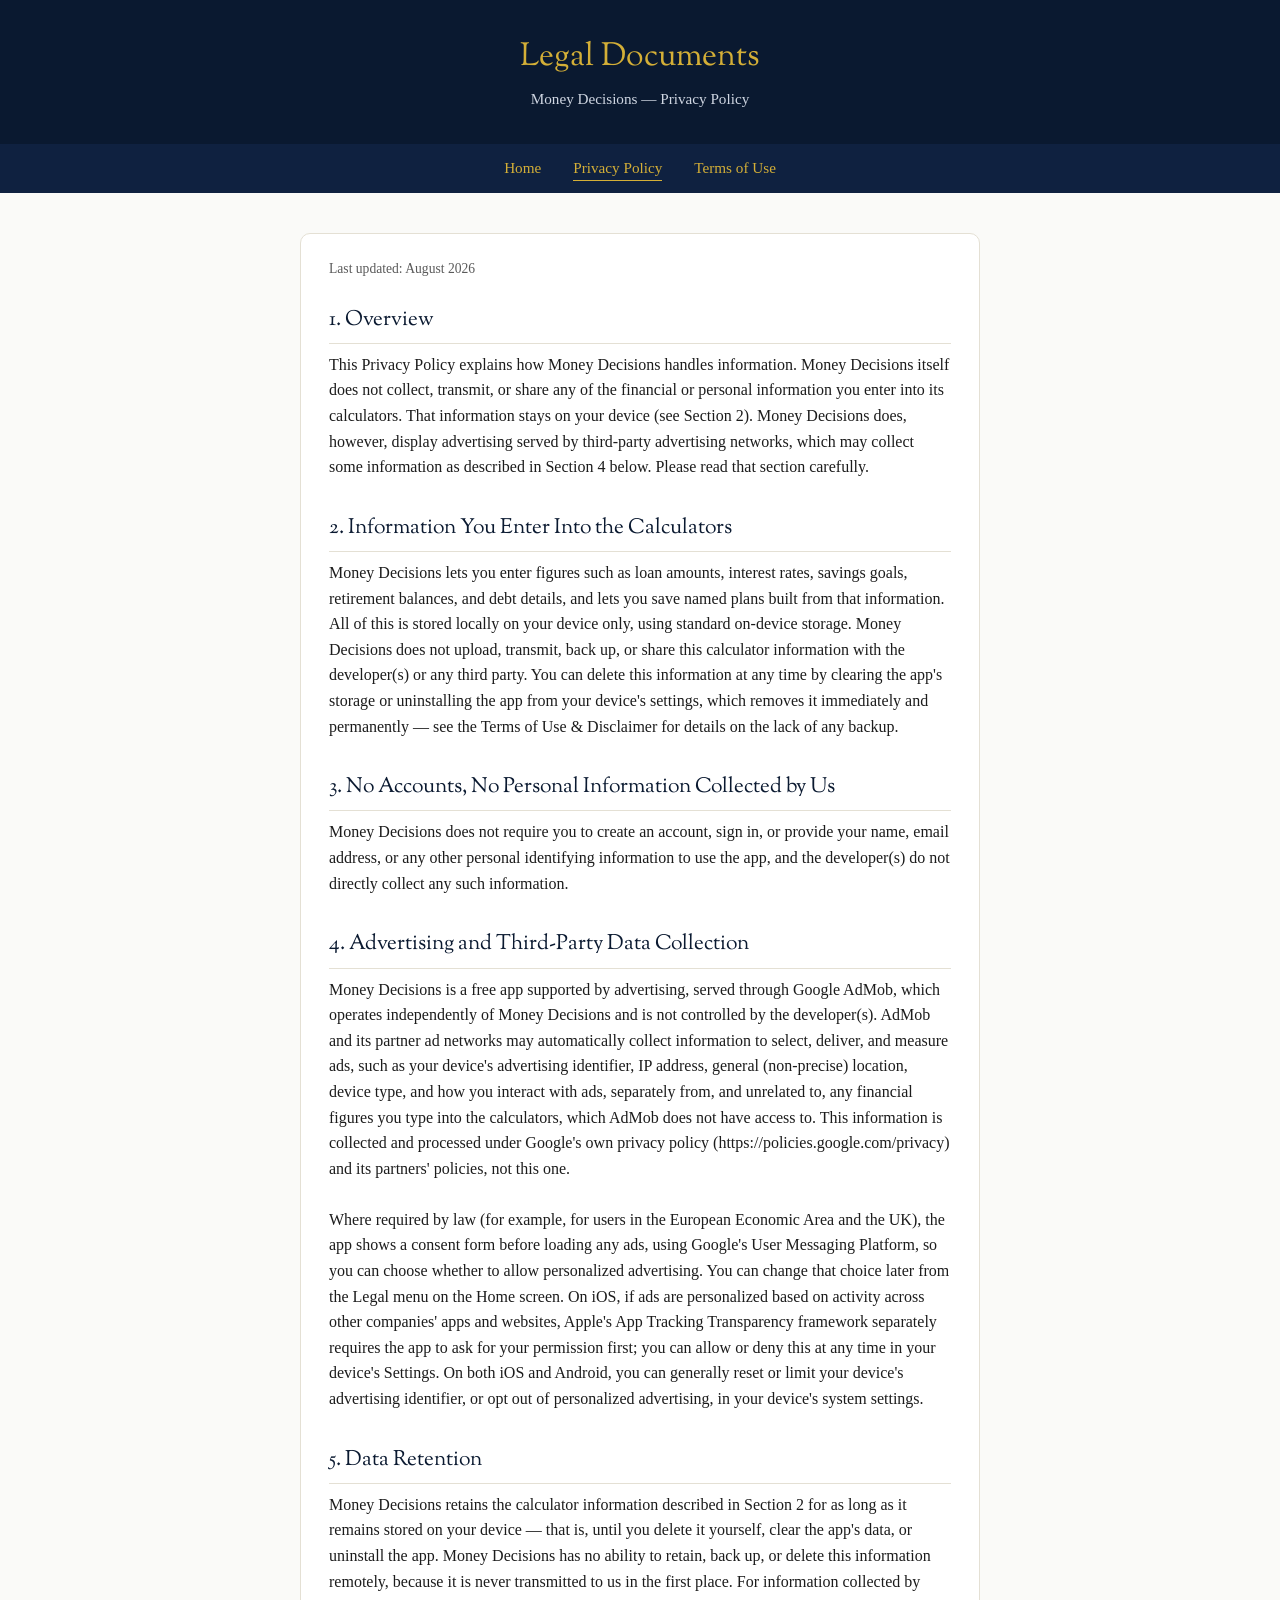
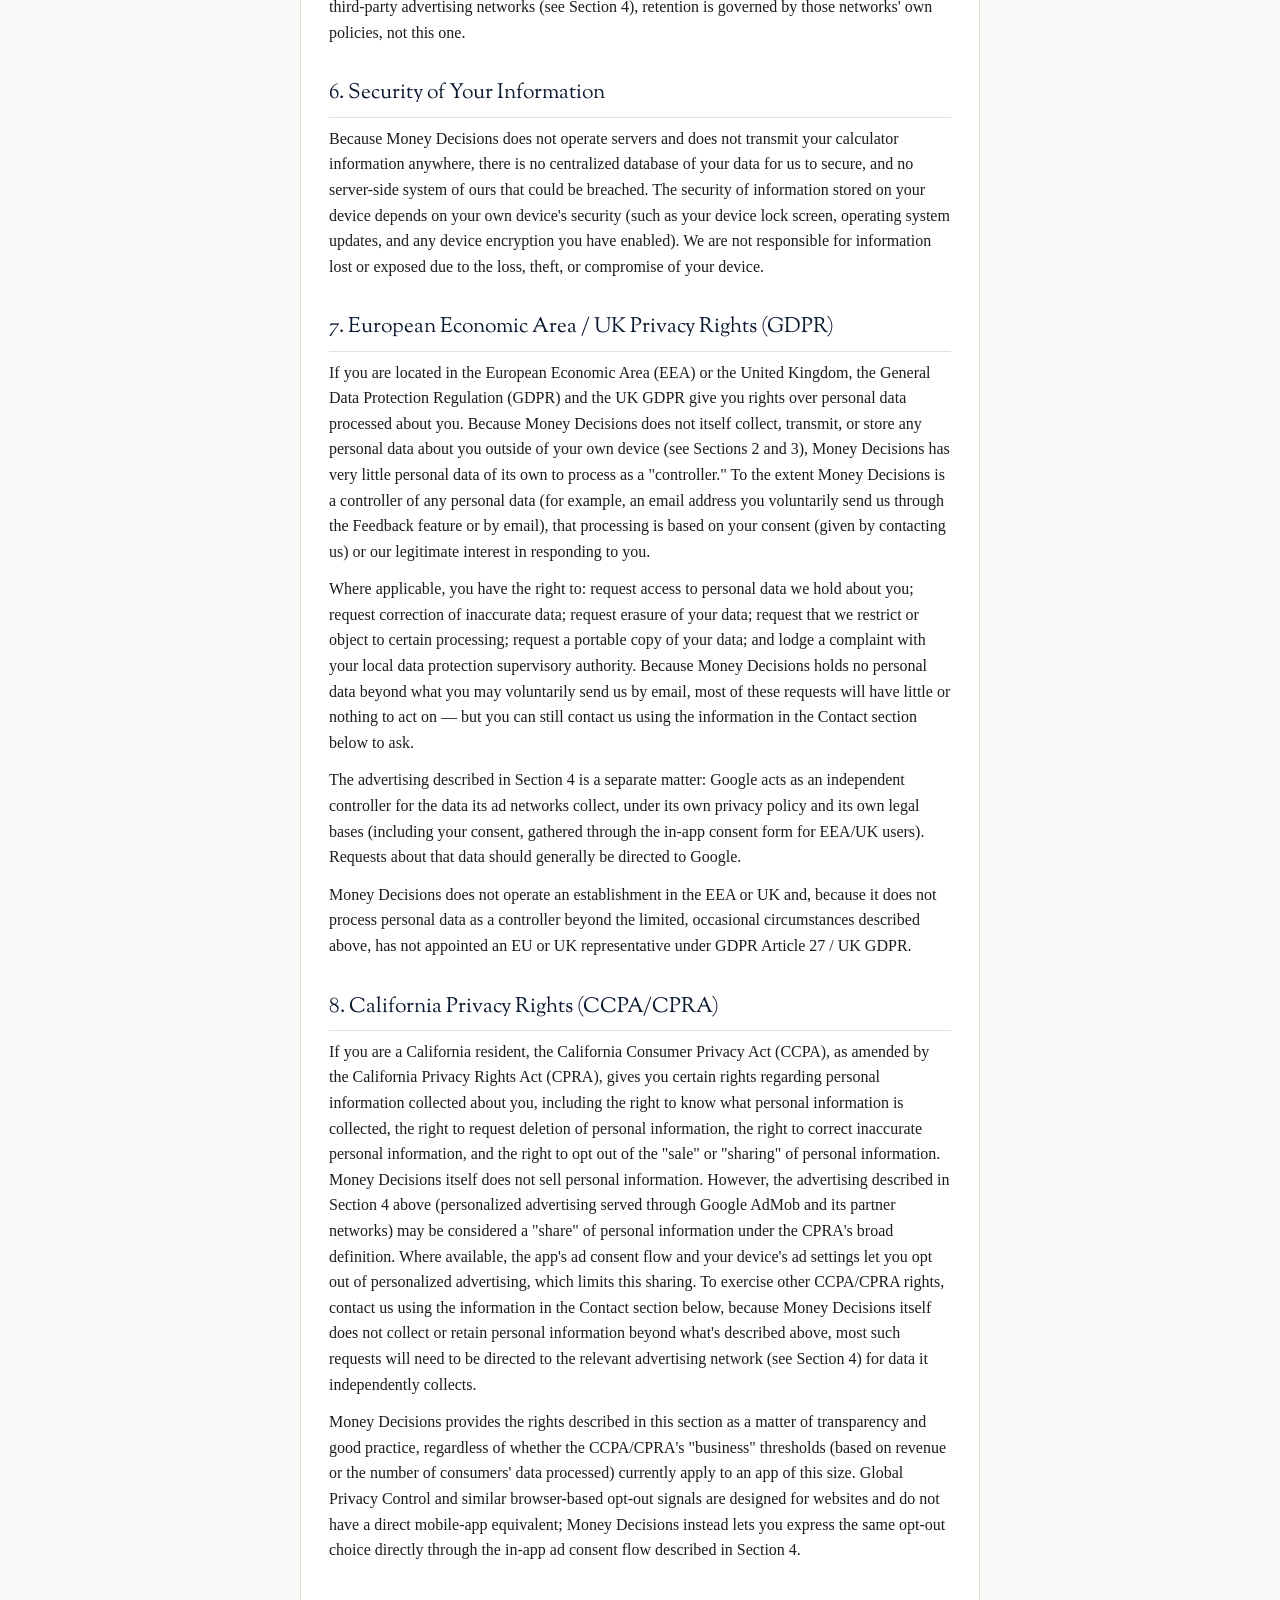
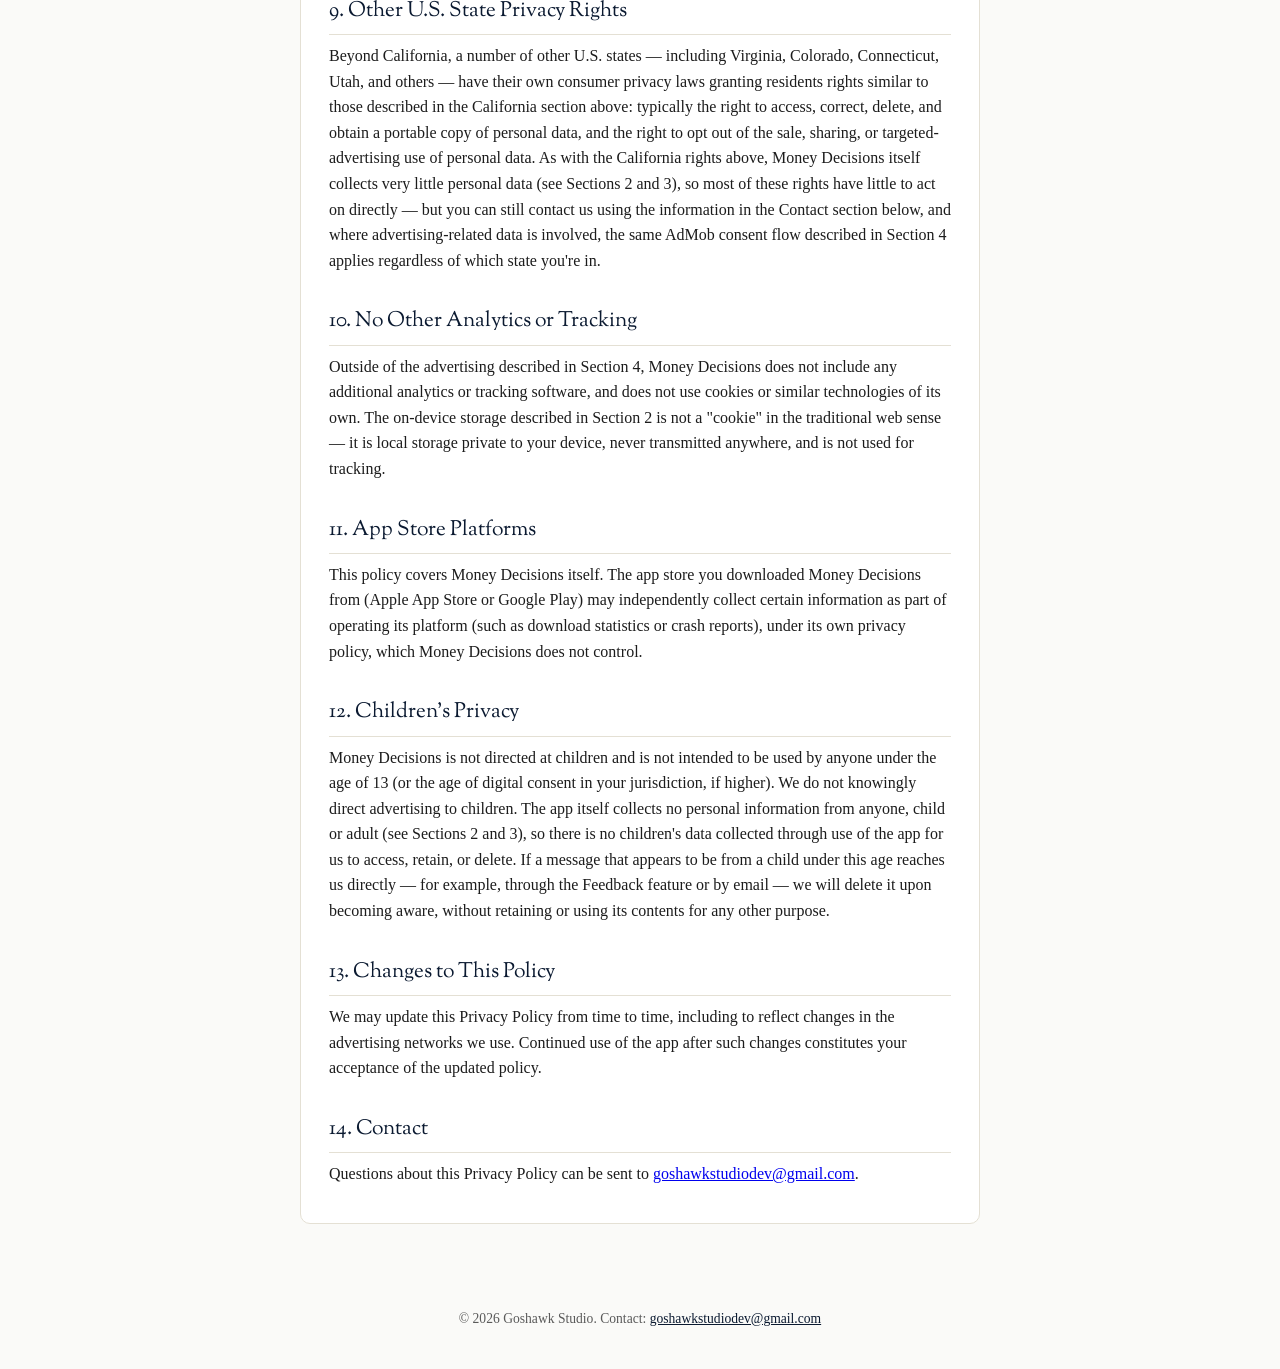
<file: money-decisions/privacy.html>
<!doctype html>
<html lang="en">
<head>
<meta charset="utf-8">
<meta name="viewport" content="width=device-width, initial-scale=1">
<title>Money Decisions — Privacy Policy</title>
<link rel="stylesheet" href="../style.css">
</head>
<body>
<header>
  <h1>Legal Documents</h1>
  <p>Money Decisions — Privacy Policy</p>
</header>
<nav>
  <a href="../index.html">Home</a>
  <a href="privacy.html" class="active">Privacy Policy</a>
  <a href="terms.html">Terms of Use</a>
</nav>
<main>
  <div class="card">
    <p class="updated">Last updated: August 2026</p>

    <h2>1. Overview</h2>
    <p>This Privacy Policy explains how Money Decisions handles information. Money Decisions itself does not collect, transmit, or share any of the financial or personal information you enter into its calculators. That information stays on your device (see Section 2). Money Decisions does, however, display advertising served by third-party advertising networks, which may collect some information as described in Section 4 below. Please read that section carefully.</p>

    <h2>2. Information You Enter Into the Calculators</h2>
    <p>Money Decisions lets you enter figures such as loan amounts, interest rates, savings goals, retirement balances, and debt details, and lets you save named plans built from that information. All of this is stored locally on your device only, using standard on-device storage. Money Decisions does not upload, transmit, back up, or share this calculator information with the developer(s) or any third party. You can delete this information at any time by clearing the app's storage or uninstalling the app from your device's settings, which removes it immediately and permanently — see the Terms of Use &amp; Disclaimer for details on the lack of any backup.</p>

    <h2>3. No Accounts, No Personal Information Collected by Us</h2>
    <p>Money Decisions does not require you to create an account, sign in, or provide your name, email address, or any other personal identifying information to use the app, and the developer(s) do not directly collect any such information.</p>

    <h2>4. Advertising and Third-Party Data Collection</h2>
    <p>Money Decisions is a free app supported by advertising, served through Google AdMob, which operates independently of Money Decisions and is not controlled by the developer(s). AdMob and its partner ad networks may automatically collect information to select, deliver, and measure ads, such as your device's advertising identifier, IP address, general (non-precise) location, device type, and how you interact with ads, separately from, and unrelated to, any financial figures you type into the calculators, which AdMob does not have access to. This information is collected and processed under Google's own privacy policy (https://policies.google.com/privacy) and its partners' policies, not this one.

Where required by law (for example, for users in the European Economic Area and the UK), the app shows a consent form before loading any ads, using Google's User Messaging Platform, so you can choose whether to allow personalized advertising. You can change that choice later from the Legal menu on the Home screen. On iOS, if ads are personalized based on activity across other companies' apps and websites, Apple's App Tracking Transparency framework separately requires the app to ask for your permission first; you can allow or deny this at any time in your device's Settings. On both iOS and Android, you can generally reset or limit your device's advertising identifier, or opt out of personalized advertising, in your device's system settings.</p>

    <h2>5. Data Retention</h2>
    <p>Money Decisions retains the calculator information described in Section 2 for as long as it remains stored on your device — that is, until you delete it yourself, clear the app's data, or uninstall the app. Money Decisions has no ability to retain, back up, or delete this information remotely, because it is never transmitted to us in the first place. For information collected by third-party advertising networks (see Section 4), retention is governed by those networks' own policies, not this one.</p>

    <h2>6. Security of Your Information</h2>
    <p>Because Money Decisions does not operate servers and does not transmit your calculator information anywhere, there is no centralized database of your data for us to secure, and no server-side system of ours that could be breached. The security of information stored on your device depends on your own device's security (such as your device lock screen, operating system updates, and any device encryption you have enabled). We are not responsible for information lost or exposed due to the loss, theft, or compromise of your device.</p>

    <h2>7. European Economic Area / UK Privacy Rights (GDPR)</h2>
    <p>If you are located in the European Economic Area (EEA) or the United Kingdom, the General Data Protection Regulation (GDPR) and the UK GDPR give you rights over personal data processed about you. Because Money Decisions does not itself collect, transmit, or store any personal data about you outside of your own device (see Sections 2 and 3), Money Decisions has very little personal data of its own to process as a "controller." To the extent Money Decisions is a controller of any personal data (for example, an email address you voluntarily send us through the Feedback feature or by email), that processing is based on your consent (given by contacting us) or our legitimate interest in responding to you.</p>
    <p>Where applicable, you have the right to: request access to personal data we hold about you; request correction of inaccurate data; request erasure of your data; request that we restrict or object to certain processing; request a portable copy of your data; and lodge a complaint with your local data protection supervisory authority. Because Money Decisions holds no personal data beyond what you may voluntarily send us by email, most of these requests will have little or nothing to act on — but you can still contact us using the information in the Contact section below to ask.</p>
    <p>The advertising described in Section 4 is a separate matter: Google acts as an independent controller for the data its ad networks collect, under its own privacy policy and its own legal bases (including your consent, gathered through the in-app consent form for EEA/UK users). Requests about that data should generally be directed to Google.</p>
    <p>Money Decisions does not operate an establishment in the EEA or UK and, because it does not process personal data as a controller beyond the limited, occasional circumstances described above, has not appointed an EU or UK representative under GDPR Article 27 / UK GDPR.</p>

    <h2>8. California Privacy Rights (CCPA/CPRA)</h2>
    <p>If you are a California resident, the California Consumer Privacy Act (CCPA), as amended by the California Privacy Rights Act (CPRA), gives you certain rights regarding personal information collected about you, including the right to know what personal information is collected, the right to request deletion of personal information, the right to correct inaccurate personal information, and the right to opt out of the "sale" or "sharing" of personal information. Money Decisions itself does not sell personal information. However, the advertising described in Section 4 above (personalized advertising served through Google AdMob and its partner networks) may be considered a "share" of personal information under the CPRA's broad definition. Where available, the app's ad consent flow and your device's ad settings let you opt out of personalized advertising, which limits this sharing. To exercise other CCPA/CPRA rights, contact us using the information in the Contact section below, because Money Decisions itself does not collect or retain personal information beyond what's described above, most such requests will need to be directed to the relevant advertising network (see Section 4) for data it independently collects.</p>
    <p>Money Decisions provides the rights described in this section as a matter of transparency and good practice, regardless of whether the CCPA/CPRA's "business" thresholds (based on revenue or the number of consumers' data processed) currently apply to an app of this size. Global Privacy Control and similar browser-based opt-out signals are designed for websites and do not have a direct mobile-app equivalent; Money Decisions instead lets you express the same opt-out choice directly through the in-app ad consent flow described in Section 4.</p>

    <h2>9. Other U.S. State Privacy Rights</h2>
    <p>Beyond California, a number of other U.S. states — including Virginia, Colorado, Connecticut, Utah, and others — have their own consumer privacy laws granting residents rights similar to those described in the California section above: typically the right to access, correct, delete, and obtain a portable copy of personal data, and the right to opt out of the sale, sharing, or targeted-advertising use of personal data. As with the California rights above, Money Decisions itself collects very little personal data (see Sections 2 and 3), so most of these rights have little to act on directly — but you can still contact us using the information in the Contact section below, and where advertising-related data is involved, the same AdMob consent flow described in Section 4 applies regardless of which state you're in.</p>

    <h2>10. No Other Analytics or Tracking</h2>
    <p>Outside of the advertising described in Section 4, Money Decisions does not include any additional analytics or tracking software, and does not use cookies or similar technologies of its own. The on-device storage described in Section 2 is not a "cookie" in the traditional web sense — it is local storage private to your device, never transmitted anywhere, and is not used for tracking.</p>

    <h2>11. App Store Platforms</h2>
    <p>This policy covers Money Decisions itself. The app store you downloaded Money Decisions from (Apple App Store or Google Play) may independently collect certain information as part of operating its platform (such as download statistics or crash reports), under its own privacy policy, which Money Decisions does not control.</p>

    <h2>12. Children's Privacy</h2>
    <p>Money Decisions is not directed at children and is not intended to be used by anyone under the age of 13 (or the age of digital consent in your jurisdiction, if higher). We do not knowingly direct advertising to children. The app itself collects no personal information from anyone, child or adult (see Sections 2 and 3), so there is no children's data collected through use of the app for us to access, retain, or delete. If a message that appears to be from a child under this age reaches us directly — for example, through the Feedback feature or by email — we will delete it upon becoming aware, without retaining or using its contents for any other purpose.</p>

    <h2>13. Changes to This Policy</h2>
    <p>We may update this Privacy Policy from time to time, including to reflect changes in the advertising networks we use. Continued use of the app after such changes constitutes your acceptance of the updated policy.</p>

    <h2>14. Contact</h2>
    <p>Questions about this Privacy Policy can be sent to <a href="mailto:goshawkstudiodev@gmail.com">goshawkstudiodev@gmail.com</a>.</p>
  </div>
</main>
<footer>
  &copy; 2026 Goshawk Studio. Contact: <a href="mailto:goshawkstudiodev@gmail.com">goshawkstudiodev@gmail.com</a>
</footer>
</body>
</html>
</file>
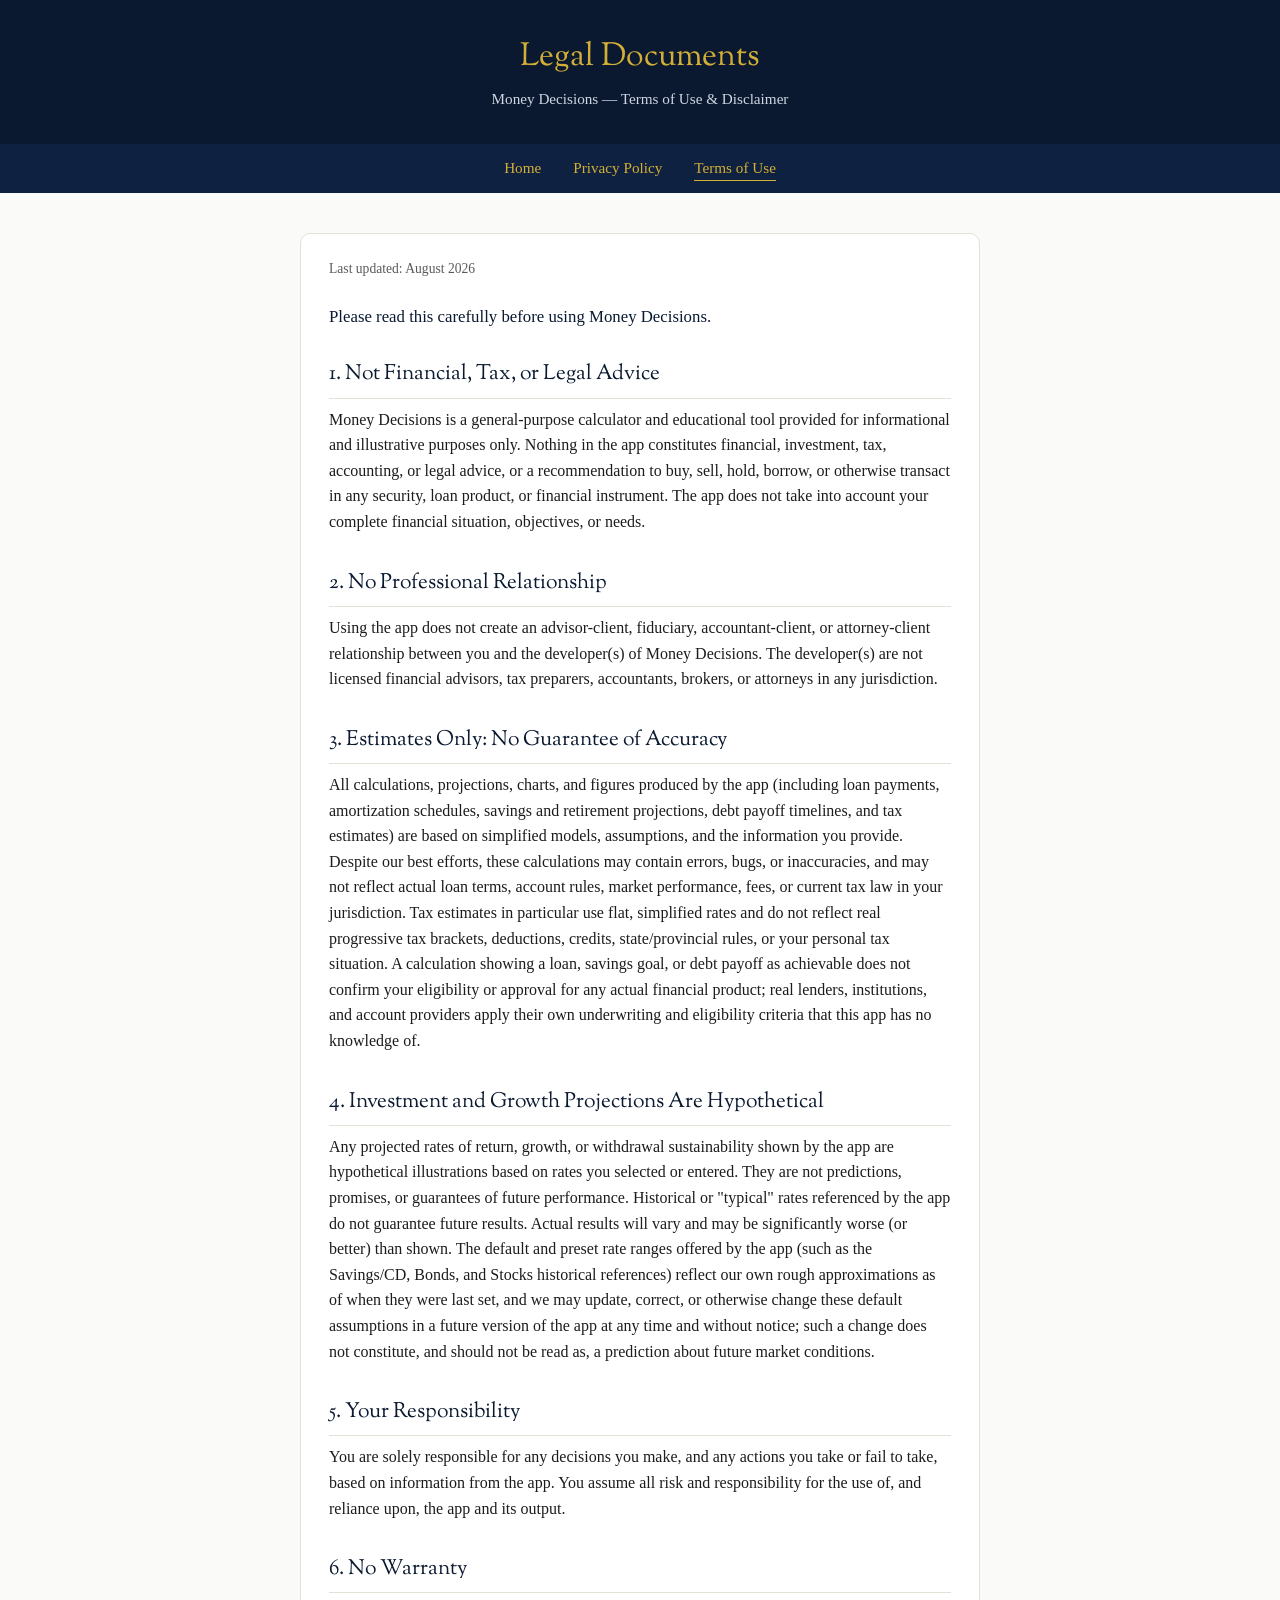
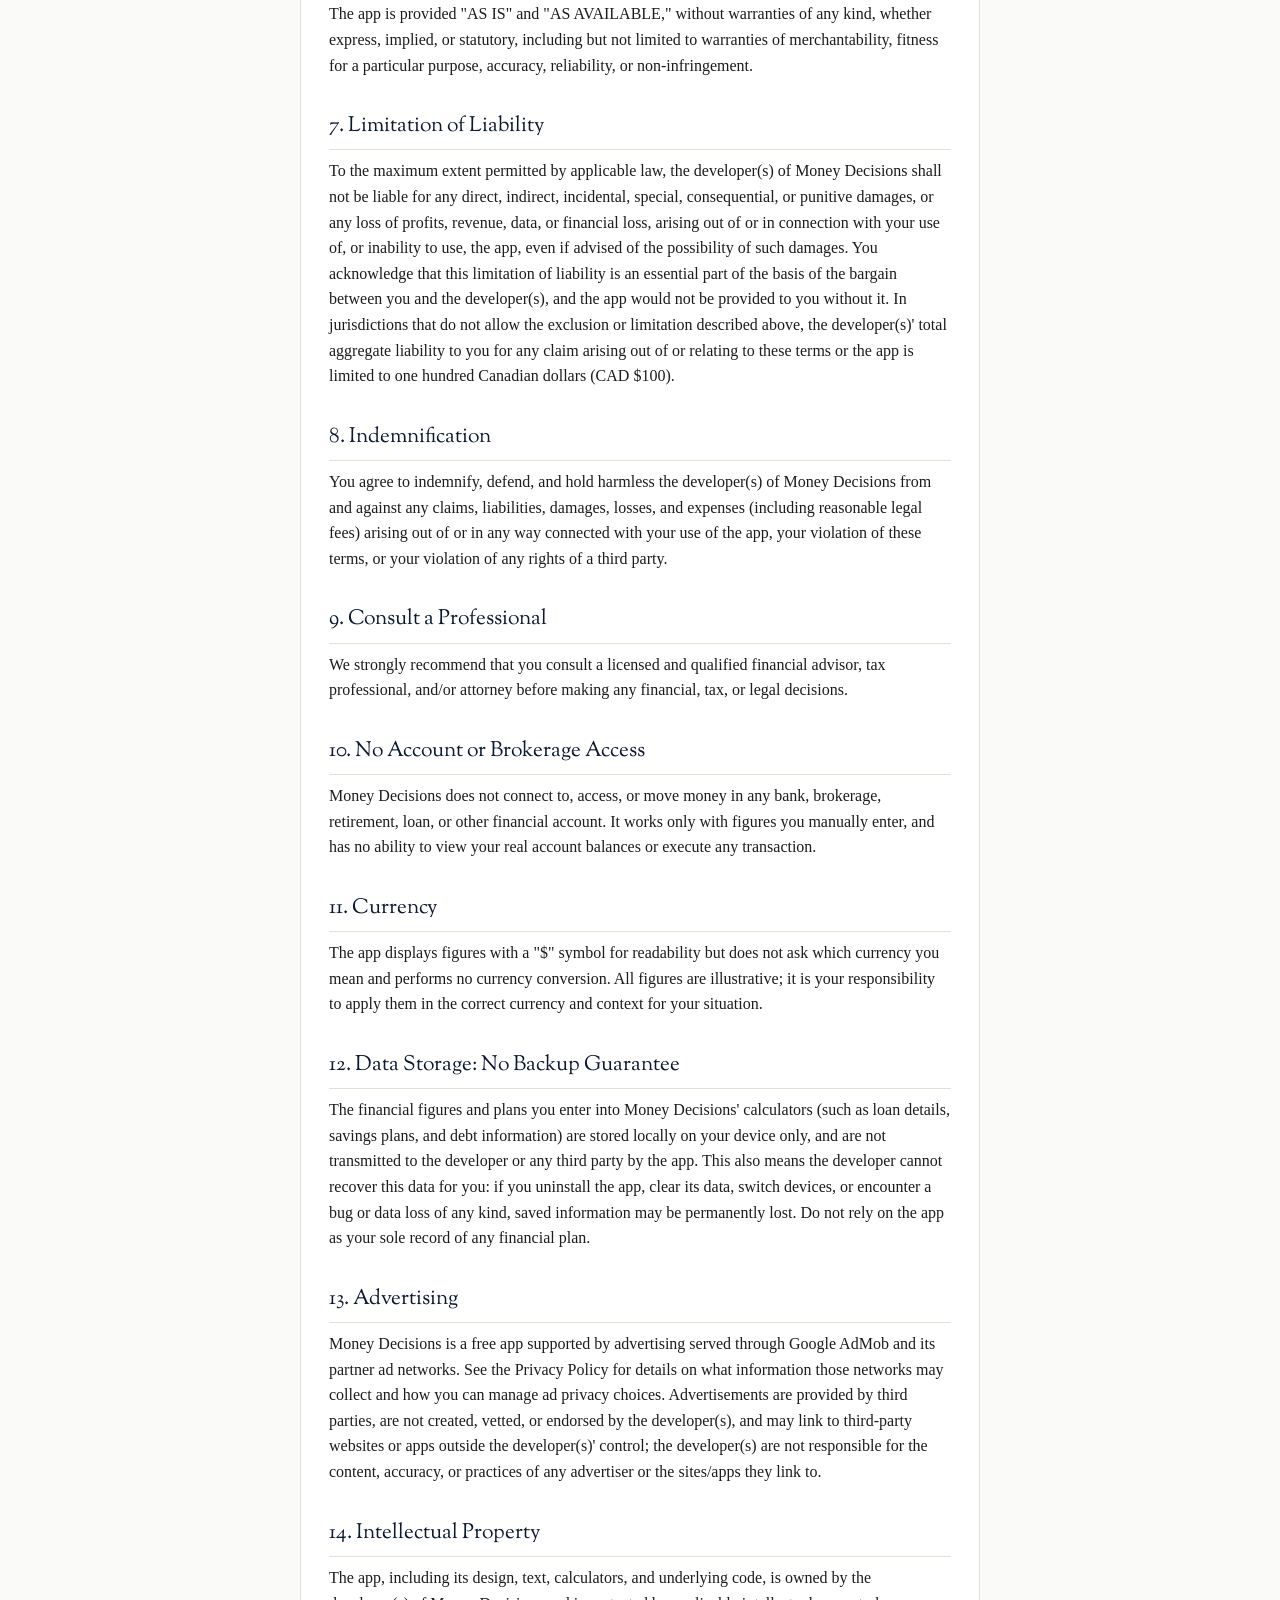
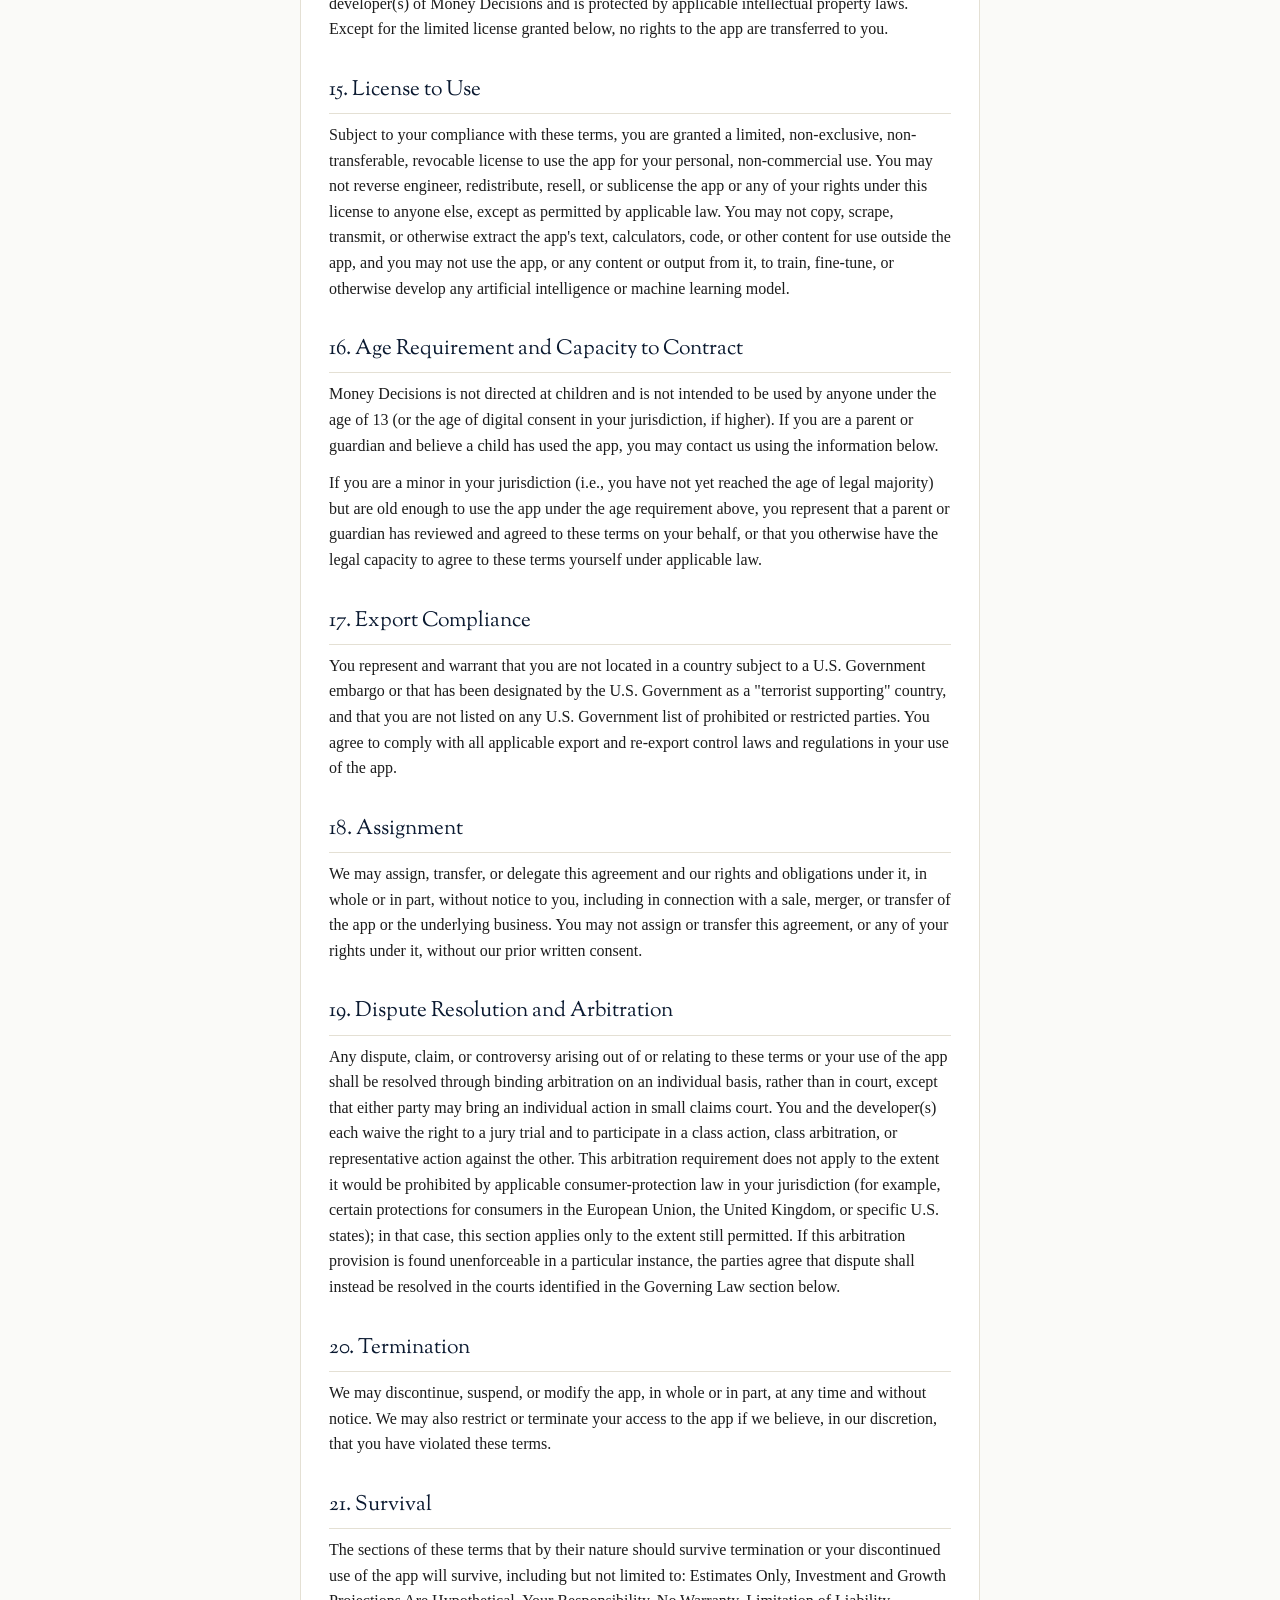
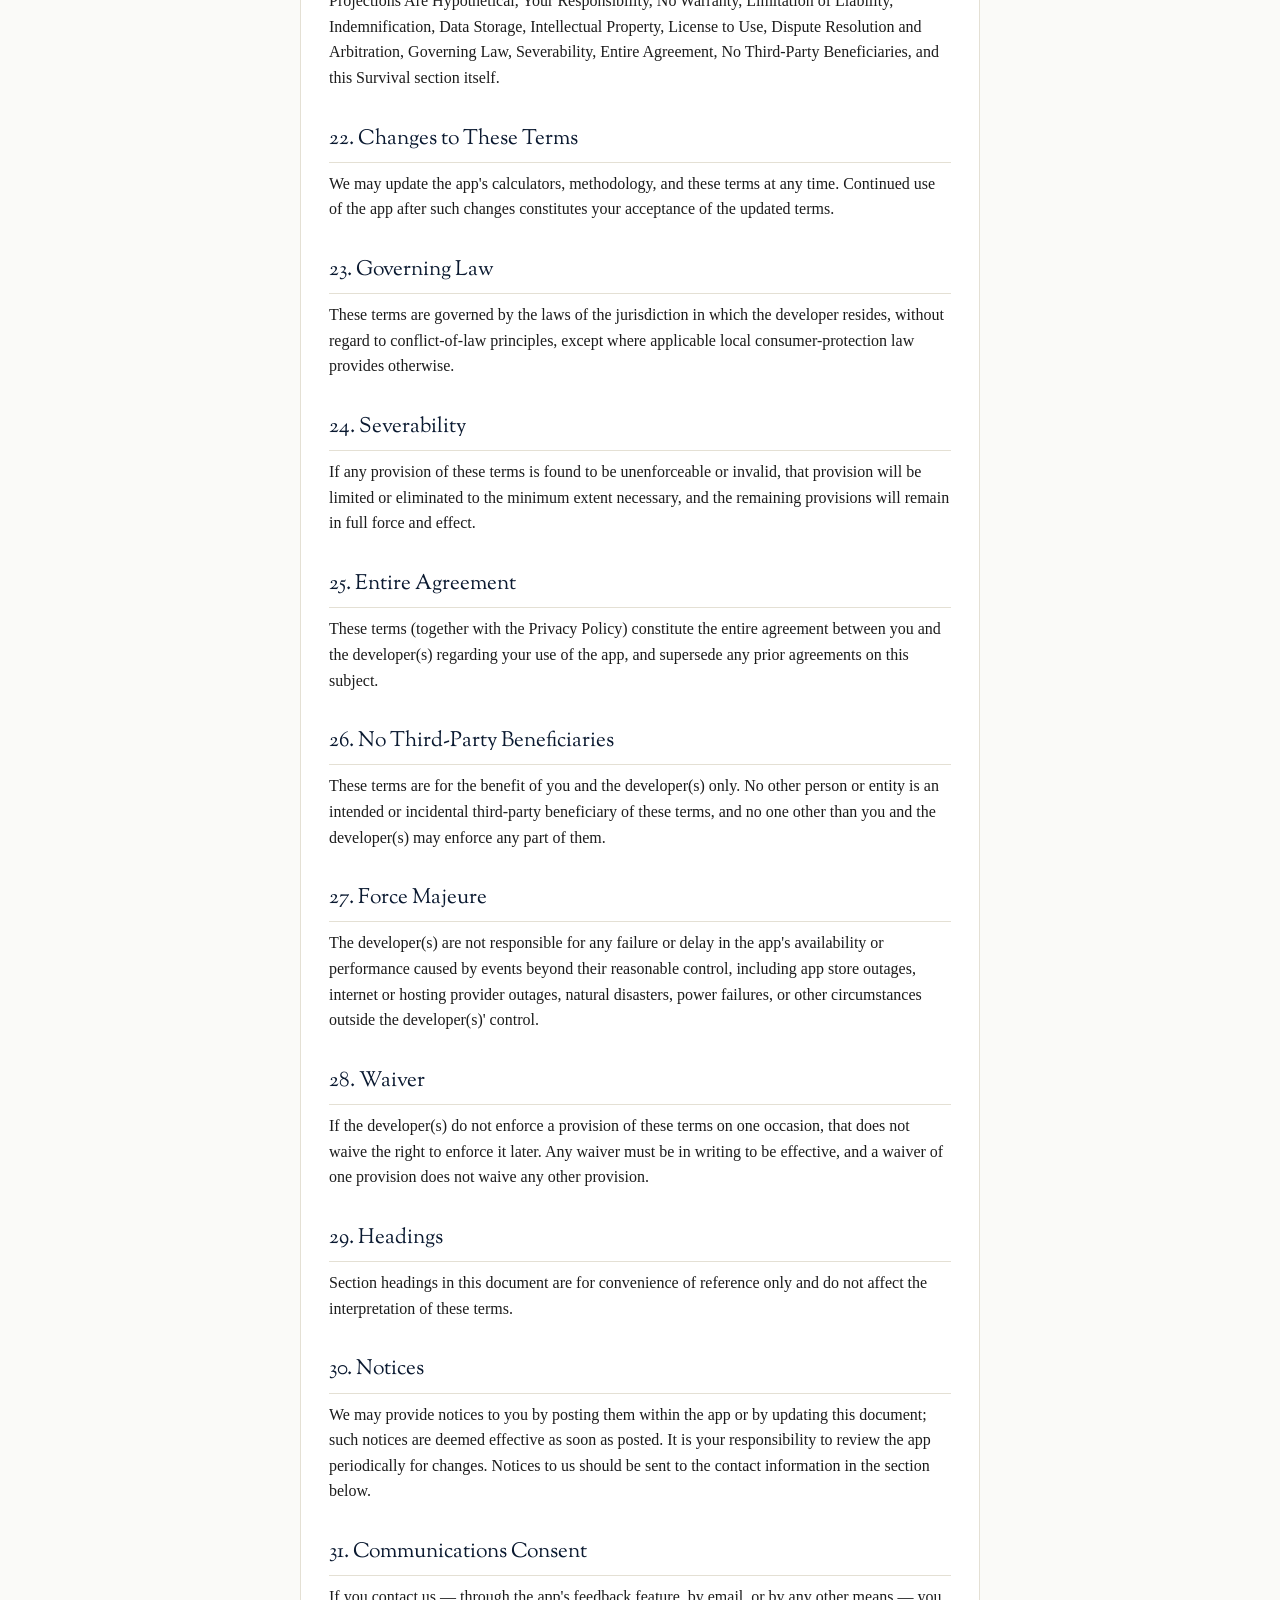
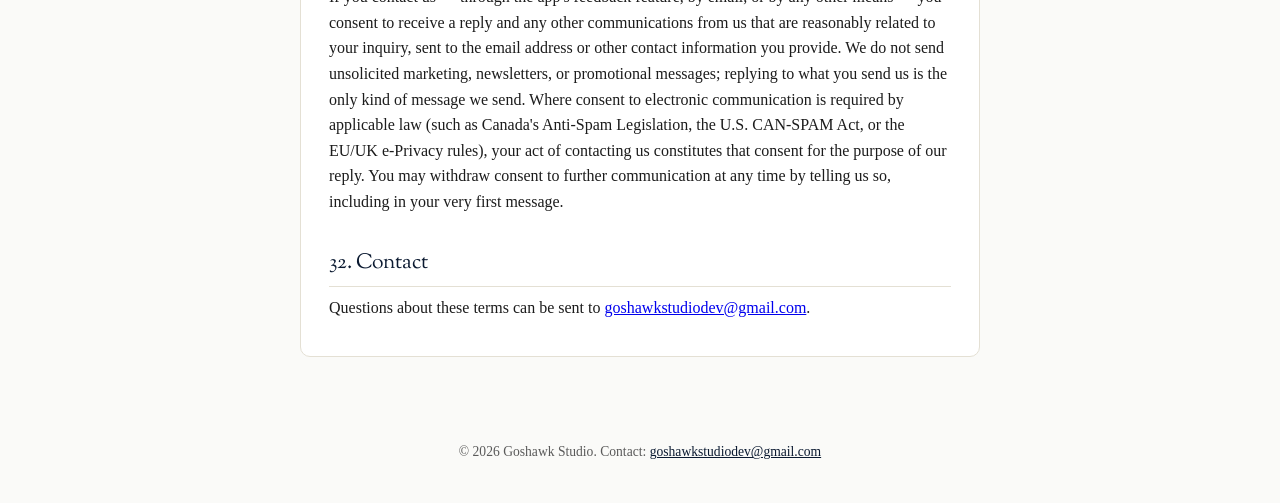
<file: money-decisions/terms.html>
<!doctype html>
<html lang="en">
<head>
<meta charset="utf-8">
<meta name="viewport" content="width=device-width, initial-scale=1">
<title>Money Decisions — Terms of Use &amp; Disclaimer</title>
<link rel="stylesheet" href="../style.css">
</head>
<body>
<header>
  <h1>Legal Documents</h1>
  <p>Money Decisions — Terms of Use &amp; Disclaimer</p>
</header>
<nav>
  <a href="../index.html">Home</a>
  <a href="privacy.html">Privacy Policy</a>
  <a href="terms.html" class="active">Terms of Use</a>
</nav>
<main>
  <div class="card">
    <p class="updated">Last updated: August 2026</p>
    <p class="intro">Please read this carefully before using Money Decisions.</p>

    <h2>1. Not Financial, Tax, or Legal Advice</h2>
    <p>Money Decisions is a general-purpose calculator and educational tool provided for informational and illustrative purposes only. Nothing in the app constitutes financial, investment, tax, accounting, or legal advice, or a recommendation to buy, sell, hold, borrow, or otherwise transact in any security, loan product, or financial instrument. The app does not take into account your complete financial situation, objectives, or needs.</p>

    <h2>2. No Professional Relationship</h2>
    <p>Using the app does not create an advisor-client, fiduciary, accountant-client, or attorney-client relationship between you and the developer(s) of Money Decisions. The developer(s) are not licensed financial advisors, tax preparers, accountants, brokers, or attorneys in any jurisdiction.</p>

    <h2>3. Estimates Only: No Guarantee of Accuracy</h2>
    <p>All calculations, projections, charts, and figures produced by the app (including loan payments, amortization schedules, savings and retirement projections, debt payoff timelines, and tax estimates) are based on simplified models, assumptions, and the information you provide. Despite our best efforts, these calculations may contain errors, bugs, or inaccuracies, and may not reflect actual loan terms, account rules, market performance, fees, or current tax law in your jurisdiction. Tax estimates in particular use flat, simplified rates and do not reflect real progressive tax brackets, deductions, credits, state/provincial rules, or your personal tax situation. A calculation showing a loan, savings goal, or debt payoff as achievable does not confirm your eligibility or approval for any actual financial product; real lenders, institutions, and account providers apply their own underwriting and eligibility criteria that this app has no knowledge of.</p>

    <h2>4. Investment and Growth Projections Are Hypothetical</h2>
    <p>Any projected rates of return, growth, or withdrawal sustainability shown by the app are hypothetical illustrations based on rates you selected or entered. They are not predictions, promises, or guarantees of future performance. Historical or "typical" rates referenced by the app do not guarantee future results. Actual results will vary and may be significantly worse (or better) than shown. The default and preset rate ranges offered by the app (such as the Savings/CD, Bonds, and Stocks historical references) reflect our own rough approximations as of when they were last set, and we may update, correct, or otherwise change these default assumptions in a future version of the app at any time and without notice; such a change does not constitute, and should not be read as, a prediction about future market conditions.</p>

    <h2>5. Your Responsibility</h2>
    <p>You are solely responsible for any decisions you make, and any actions you take or fail to take, based on information from the app. You assume all risk and responsibility for the use of, and reliance upon, the app and its output.</p>

    <h2>6. No Warranty</h2>
    <p>The app is provided "AS IS" and "AS AVAILABLE," without warranties of any kind, whether express, implied, or statutory, including but not limited to warranties of merchantability, fitness for a particular purpose, accuracy, reliability, or non-infringement.</p>

    <h2>7. Limitation of Liability</h2>
    <p>To the maximum extent permitted by applicable law, the developer(s) of Money Decisions shall not be liable for any direct, indirect, incidental, special, consequential, or punitive damages, or any loss of profits, revenue, data, or financial loss, arising out of or in connection with your use of, or inability to use, the app, even if advised of the possibility of such damages. You acknowledge that this limitation of liability is an essential part of the basis of the bargain between you and the developer(s), and the app would not be provided to you without it. In jurisdictions that do not allow the exclusion or limitation described above, the developer(s)' total aggregate liability to you for any claim arising out of or relating to these terms or the app is limited to one hundred Canadian dollars (CAD $100).</p>

    <h2>8. Indemnification</h2>
    <p>You agree to indemnify, defend, and hold harmless the developer(s) of Money Decisions from and against any claims, liabilities, damages, losses, and expenses (including reasonable legal fees) arising out of or in any way connected with your use of the app, your violation of these terms, or your violation of any rights of a third party.</p>

    <h2>9. Consult a Professional</h2>
    <p>We strongly recommend that you consult a licensed and qualified financial advisor, tax professional, and/or attorney before making any financial, tax, or legal decisions.</p>

    <h2>10. No Account or Brokerage Access</h2>
    <p>Money Decisions does not connect to, access, or move money in any bank, brokerage, retirement, loan, or other financial account. It works only with figures you manually enter, and has no ability to view your real account balances or execute any transaction.</p>

    <h2>11. Currency</h2>
    <p>The app displays figures with a "$" symbol for readability but does not ask which currency you mean and performs no currency conversion. All figures are illustrative; it is your responsibility to apply them in the correct currency and context for your situation.</p>

    <h2>12. Data Storage: No Backup Guarantee</h2>
    <p>The financial figures and plans you enter into Money Decisions' calculators (such as loan details, savings plans, and debt information) are stored locally on your device only, and are not transmitted to the developer or any third party by the app. This also means the developer cannot recover this data for you: if you uninstall the app, clear its data, switch devices, or encounter a bug or data loss of any kind, saved information may be permanently lost. Do not rely on the app as your sole record of any financial plan.</p>

    <h2>13. Advertising</h2>
    <p>Money Decisions is a free app supported by advertising served through Google AdMob and its partner ad networks. See the Privacy Policy for details on what information those networks may collect and how you can manage ad privacy choices. Advertisements are provided by third parties, are not created, vetted, or endorsed by the developer(s), and may link to third-party websites or apps outside the developer(s)' control; the developer(s) are not responsible for the content, accuracy, or practices of any advertiser or the sites/apps they link to.</p>

    <h2>14. Intellectual Property</h2>
    <p>The app, including its design, text, calculators, and underlying code, is owned by the developer(s) of Money Decisions and is protected by applicable intellectual property laws. Except for the limited license granted below, no rights to the app are transferred to you.</p>

    <h2>15. License to Use</h2>
    <p>Subject to your compliance with these terms, you are granted a limited, non-exclusive, non-transferable, revocable license to use the app for your personal, non-commercial use. You may not reverse engineer, redistribute, resell, or sublicense the app or any of your rights under this license to anyone else, except as permitted by applicable law. You may not copy, scrape, transmit, or otherwise extract the app's text, calculators, code, or other content for use outside the app, and you may not use the app, or any content or output from it, to train, fine-tune, or otherwise develop any artificial intelligence or machine learning model.</p>

    <h2>16. Age Requirement and Capacity to Contract</h2>
    <p>Money Decisions is not directed at children and is not intended to be used by anyone under the age of 13 (or the age of digital consent in your jurisdiction, if higher). If you are a parent or guardian and believe a child has used the app, you may contact us using the information below.</p>
    <p>If you are a minor in your jurisdiction (i.e., you have not yet reached the age of legal majority) but are old enough to use the app under the age requirement above, you represent that a parent or guardian has reviewed and agreed to these terms on your behalf, or that you otherwise have the legal capacity to agree to these terms yourself under applicable law.</p>

    <h2>17. Export Compliance</h2>
    <p>You represent and warrant that you are not located in a country subject to a U.S. Government embargo or that has been designated by the U.S. Government as a "terrorist supporting" country, and that you are not listed on any U.S. Government list of prohibited or restricted parties. You agree to comply with all applicable export and re-export control laws and regulations in your use of the app.</p>

    <h2>18. Assignment</h2>
    <p>We may assign, transfer, or delegate this agreement and our rights and obligations under it, in whole or in part, without notice to you, including in connection with a sale, merger, or transfer of the app or the underlying business. You may not assign or transfer this agreement, or any of your rights under it, without our prior written consent.</p>

    <h2>19. Dispute Resolution and Arbitration</h2>
    <p>Any dispute, claim, or controversy arising out of or relating to these terms or your use of the app shall be resolved through binding arbitration on an individual basis, rather than in court, except that either party may bring an individual action in small claims court. You and the developer(s) each waive the right to a jury trial and to participate in a class action, class arbitration, or representative action against the other. This arbitration requirement does not apply to the extent it would be prohibited by applicable consumer-protection law in your jurisdiction (for example, certain protections for consumers in the European Union, the United Kingdom, or specific U.S. states); in that case, this section applies only to the extent still permitted. If this arbitration provision is found unenforceable in a particular instance, the parties agree that dispute shall instead be resolved in the courts identified in the Governing Law section below.</p>

    <h2>20. Termination</h2>
    <p>We may discontinue, suspend, or modify the app, in whole or in part, at any time and without notice. We may also restrict or terminate your access to the app if we believe, in our discretion, that you have violated these terms.</p>

    <h2>21. Survival</h2>
    <p>The sections of these terms that by their nature should survive termination or your discontinued use of the app will survive, including but not limited to: Estimates Only, Investment and Growth Projections Are Hypothetical, Your Responsibility, No Warranty, Limitation of Liability, Indemnification, Data Storage, Intellectual Property, License to Use, Dispute Resolution and Arbitration, Governing Law, Severability, Entire Agreement, No Third-Party Beneficiaries, and this Survival section itself.</p>

    <h2>22. Changes to These Terms</h2>
    <p>We may update the app's calculators, methodology, and these terms at any time. Continued use of the app after such changes constitutes your acceptance of the updated terms.</p>

    <h2>23. Governing Law</h2>
    <p>These terms are governed by the laws of the jurisdiction in which the developer resides, without regard to conflict-of-law principles, except where applicable local consumer-protection law provides otherwise.</p>

    <h2>24. Severability</h2>
    <p>If any provision of these terms is found to be unenforceable or invalid, that provision will be limited or eliminated to the minimum extent necessary, and the remaining provisions will remain in full force and effect.</p>

    <h2>25. Entire Agreement</h2>
    <p>These terms (together with the Privacy Policy) constitute the entire agreement between you and the developer(s) regarding your use of the app, and supersede any prior agreements on this subject.</p>

    <h2>26. No Third-Party Beneficiaries</h2>
    <p>These terms are for the benefit of you and the developer(s) only. No other person or entity is an intended or incidental third-party beneficiary of these terms, and no one other than you and the developer(s) may enforce any part of them.</p>

    <h2>27. Force Majeure</h2>
    <p>The developer(s) are not responsible for any failure or delay in the app's availability or performance caused by events beyond their reasonable control, including app store outages, internet or hosting provider outages, natural disasters, power failures, or other circumstances outside the developer(s)' control.</p>

    <h2>28. Waiver</h2>
    <p>If the developer(s) do not enforce a provision of these terms on one occasion, that does not waive the right to enforce it later. Any waiver must be in writing to be effective, and a waiver of one provision does not waive any other provision.</p>

    <h2>29. Headings</h2>
    <p>Section headings in this document are for convenience of reference only and do not affect the interpretation of these terms.</p>

    <h2>30. Notices</h2>
    <p>We may provide notices to you by posting them within the app or by updating this document; such notices are deemed effective as soon as posted. It is your responsibility to review the app periodically for changes. Notices to us should be sent to the contact information in the section below.</p>

    <h2>31. Communications Consent</h2>
    <p>If you contact us — through the app's feedback feature, by email, or by any other means — you consent to receive a reply and any other communications from us that are reasonably related to your inquiry, sent to the email address or other contact information you provide. We do not send unsolicited marketing, newsletters, or promotional messages; replying to what you send us is the only kind of message we send. Where consent to electronic communication is required by applicable law (such as Canada's Anti-Spam Legislation, the U.S. CAN-SPAM Act, or the EU/UK e-Privacy rules), your act of contacting us constitutes that consent for the purpose of our reply. You may withdraw consent to further communication at any time by telling us so, including in your very first message.</p>

    <h2>32. Contact</h2>
    <p>Questions about these terms can be sent to <a href="mailto:goshawkstudiodev@gmail.com">goshawkstudiodev@gmail.com</a>.</p>
  </div>
</main>
<footer>
  &copy; 2026 Goshawk Studio. Contact: <a href="mailto:goshawkstudiodev@gmail.com">goshawkstudiodev@gmail.com</a>
</footer>
</body>
</html>
</file>
<file: style.css>
@import url('https://fonts.googleapis.com/css2?family=Sorts+Mill+Goudy&family=Georgia&display=swap');

:root {
  --navy: #0a1930;
  --gold: #d4af37;
  --background: #fafaf8;
  --text: #1c1c1c;
  --muted: #5a5a5a;
  --border: #e4e0d4;
}

* {
  box-sizing: border-box;
}

body {
  margin: 0;
  background: var(--background);
  color: var(--text);
  font-family: Georgia, 'Times New Roman', serif;
  line-height: 1.6;
}

header {
  background: var(--navy);
  padding: 32px 20px;
  text-align: center;
}

header h1 {
  font-family: 'Sorts Mill Goudy', Georgia, serif;
  color: var(--gold);
  font-size: 2rem;
  margin: 0 0 4px;
  font-weight: normal;
}

header p {
  color: #cfd6e2;
  margin: 0;
  font-size: 0.95rem;
}

nav {
  background: #0f2140;
  display: flex;
  justify-content: center;
  gap: 32px;
  padding: 12px 20px;
}

nav a {
  color: var(--gold);
  text-decoration: none;
  font-family: Georgia, serif;
  font-size: 0.95rem;
  border-bottom: 1px solid transparent;
}

nav a:hover,
nav a.active {
  border-bottom: 1px solid var(--gold);
}

main {
  max-width: 720px;
  margin: 0 auto;
  padding: 40px 20px 60px;
}

main h2 {
  font-family: 'Sorts Mill Goudy', Georgia, serif;
  color: var(--navy);
  font-size: 1.3rem;
  font-weight: normal;
  margin: 32px 0 8px;
  border-bottom: 1px solid var(--border);
  padding-bottom: 6px;
}

main h2:first-of-type {
  margin-top: 0;
}

main p {
  margin: 0 0 12px;
  color: var(--text);
  white-space: pre-line;
}

.updated {
  color: var(--muted);
  font-size: 0.85rem;
  margin-bottom: 24px;
}

.intro {
  font-size: 1.05rem;
  color: var(--navy);
  margin-bottom: 28px;
}

.card {
  background: #fff;
  border: 1px solid var(--border);
  border-radius: 10px;
  padding: 24px 28px;
}

footer {
  text-align: center;
  padding: 24px 20px 40px;
  color: var(--muted);
  font-size: 0.85rem;
}

footer a {
  color: var(--navy);
}

.landing-links {
  display: flex;
  flex-direction: column;
  gap: 16px;
  margin-top: 24px;
}

.landing-links a {
  display: block;
  background: #fff;
  border: 1px solid var(--border);
  border-radius: 10px;
  padding: 18px 20px;
  color: var(--navy);
  text-decoration: none;
  font-size: 1.05rem;
}

.landing-links a:hover {
  border-color: var(--gold);
}

.landing-links span {
  display: block;
  color: var(--muted);
  font-size: 0.85rem;
  margin-top: 4px;
}
</file>
